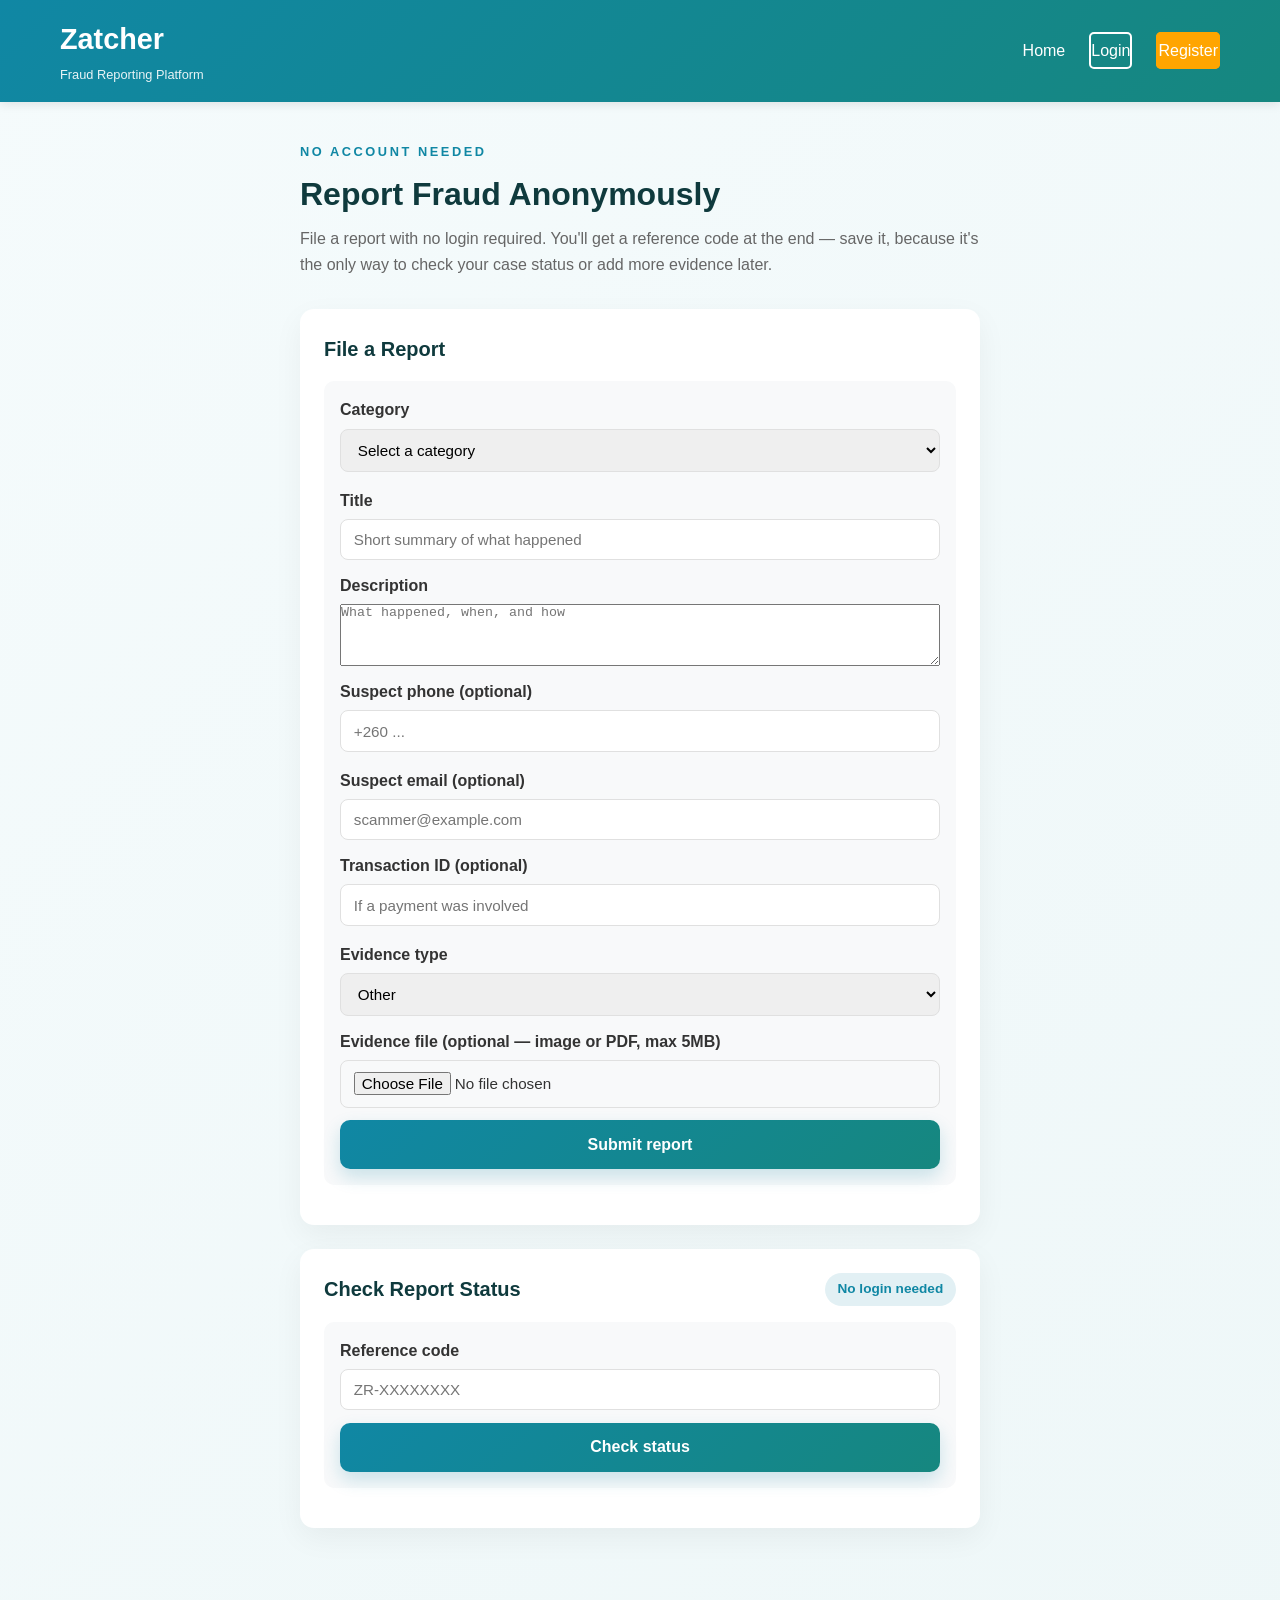
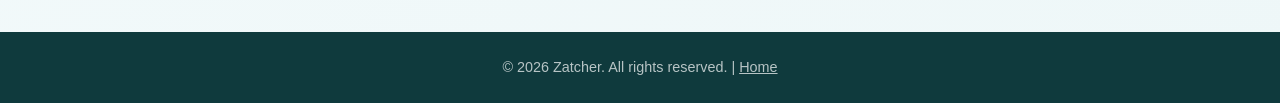
<file: anonymous-report.html>
<!DOCTYPE html>
<html lang="en">
<head>
    <meta charset="UTF-8">
    <meta name="viewport" content="width=device-width, initial-scale=1.0">
    <meta name="description" content="Report fraud to Zatcher with no account required. Get a reference code to track your case.">
    <title>Report Anonymously - Zatcher</title>
    <link rel="stylesheet" href="/assets/css/style.css">
    <style>
        .empty-state { text-align: center; padding: 1.5rem 1rem; color: var(--text-light); }
        .hidden { display: none !important; }
        .reference-box {
            background: var(--light-bg);
            border: 2px dashed var(--primary-color);
            border-radius: 10px;
            padding: 1.2rem;
            text-align: center;
            margin: 1rem 0;
        }
        .reference-code {
            font-size: 1.6rem;
            font-weight: 800;
            letter-spacing: 0.08em;
            color: var(--dark-bg);
            display: block;
            margin: 0.4rem 0;
        }
        .warning-note {
            font-size: 0.88rem;
            color: #b42318;
            margin-top: 0.5rem;
        }
        .status-result-grid {
            display: grid;
            grid-template-columns: repeat(auto-fit, minmax(160px, 1fr));
            gap: 0.6rem;
            margin: 0.8rem 0;
            font-size: 0.9rem;
        }
        .status-result-grid dt {
            font-weight: 700;
            font-size: 0.78rem;
            text-transform: uppercase;
            letter-spacing: 0.04em;
            color: var(--text-dark);
        }
        .status-result-grid dd { margin: 0.15rem 0 0 0; color: var(--text-dark); }
    </style>
</head>
<body class="auth-page">
    <nav class="navbar" role="navigation" aria-label="Main navigation">
        <div class="nav-container">
            <div class="logo">
                <a href="index.html" aria-label="Zatcher Home">
                    <h2>Zatcher</h2>
                    <p class="tagline">Fraud Reporting Platform</p>
                </a>
            </div>
            <button class="mobile-menu-toggle" aria-label="Toggle navigation menu" aria-expanded="false">
                <span class="hamburger"></span>
            </button>
            <ul class="nav-links">
                <li><a href="index.html">Home</a></li>
                <li><a href="login.html" class="nav-btn login-btn">Login</a></li>
                <li><a href="register.html" class="nav-btn register-btn">Register</a></li>
            </ul>
        </div>
    </nav>

    <main class="dashboard-shell">
        <div class="dashboard-header">
            <div>
                <p class="dashboard-eyebrow">No account needed</p>
                <h1>Report Fraud Anonymously</h1>
                <p class="dashboard-subtitle">
                    File a report with no login required. You'll get a reference code at the end —
                    save it, because it's the only way to check your case status or add more evidence later.
                </p>
            </div>
        </div>

        <section class="dashboard-section" id="reportSection">
            <div class="section-title-row">
                <h2>File a Report</h2>
            </div>
            <form class="entry-form" id="reportForm">
                <div class="form-row">
                    <label>Category
                        <select id="categoryId" required>
                            <option value="" disabled selected>Select a category</option>
                            <option value="1">Phishing</option>
                            <option value="2">Mobile Money Fraud</option>
                            <option value="3">Account Takeover</option>
                            <option value="4">Social Media Scam</option>
                            <option value="5">Fake Investment Scam</option>
                        </select>
                    </label>
                    <label>Title
                        <input type="text" id="title" placeholder="Short summary of what happened" required maxlength="150">
                    </label>
                </div>
                <div class="form-row">
                    <label style="flex: 1 1 100%;">Description
                        <textarea id="description" rows="4" placeholder="What happened, when, and how" required></textarea>
                    </label>
                </div>
                <div class="form-row">
                    <label>Suspect phone (optional)
                        <input type="text" id="suspectPhone" placeholder="+260 ...">
                    </label>
                    <label>Suspect email (optional)
                        <input type="email" id="suspectEmail" placeholder="scammer@example.com">
                    </label>
                </div>
                <div class="form-row">
                    <label>Transaction ID (optional)
                        <input type="text" id="transactionId" placeholder="If a payment was involved">
                    </label>
                    <label>Evidence type
                        <select id="evidenceType">
                            <option value="Screenshot">Screenshot</option>
                            <option value="Document">Document</option>
                            <option value="Email">Email</option>
                            <option value="Transaction Receipt">Transaction Receipt</option>
                            <option value="Other" selected>Other</option>
                        </select>
                    </label>
                </div>
                <div class="form-row">
                    <label style="flex: 1 1 100%;">Evidence file (optional — image or PDF, max 5MB)
                        <input type="file" id="evidenceFile" accept="image/jpeg,image/png,image/webp,application/pdf">
                    </label>
                </div>
                <button type="submit" class="submit-btn" id="submitBtn">Submit report</button>
                <p class="form-message" id="reportMessage"></p>
            </form>

            <div class="reference-box hidden" id="referenceBox">
                <span>Your reference code</span>
                <span class="reference-code" id="referenceCodeDisplay"></span>
                <p class="warning-note">Save this now — it's the only way to check your case status or add evidence later. There's no account to recover it from.</p>
            </div>
        </section>

        <section class="dashboard-section">
            <div class="section-title-row">
                <h2>Check Report Status</h2>
                <span class="status-pill">No login needed</span>
            </div>
            <form class="entry-form" id="statusForm">
                <div class="form-row">
                    <label>Reference code
                        <input type="text" id="statusReferenceCode" placeholder="ZR-XXXXXXXX" required>
                    </label>
                </div>
                <button type="submit" class="submit-btn">Check status</button>
                <p class="form-message" id="statusMessage"></p>
            </form>
            <dl class="status-result-grid hidden" id="statusResultGrid"></dl>

            <div class="hidden" id="addEvidenceSection" style="margin-top: 1rem;">
                <h3>Add more evidence to this report</h3>
                <form class="entry-form" id="addEvidenceForm">
                    <div class="form-row">
                        <label>Evidence type
                            <select id="addEvidenceType">
                                <option value="Screenshot">Screenshot</option>
                                <option value="Document">Document</option>
                                <option value="Email">Email</option>
                                <option value="Transaction Receipt">Transaction Receipt</option>
                                <option value="Other" selected>Other</option>
                            </select>
                        </label>
                        <label>File
                            <input type="file" id="addEvidenceFile" accept="image/jpeg,image/png,image/webp,application/pdf" required>
                        </label>
                    </div>
                    <button type="submit" class="submit-btn">Upload evidence</button>
                    <p class="form-message" id="addEvidenceMessage"></p>
                </form>
            </div>
        </section>
    </main>

    <footer class="placeholder-footer">
        <p>&copy; 2026 Zatcher. All rights reserved. | <a href="index.html" style="color: rgba(255,255,255,0.7);">Home</a></p>
    </footer>

    <script>
        document.addEventListener('DOMContentLoaded', function () {
            const menuToggle = document.querySelector('.mobile-menu-toggle');
            const navLinks = document.querySelector('.nav-links');
            if (menuToggle && navLinks) {
                menuToggle.addEventListener('click', function () {
                    const isExpanded = this.getAttribute('aria-expanded') === 'true';
                    this.setAttribute('aria-expanded', !isExpanded);
                    navLinks.classList.toggle('active');
                    this.classList.toggle('active');
                });
            }

            function escapeHtml(str) {
                const div = document.createElement('div');
                div.textContent = str == null ? '' : String(str);
                return div.innerHTML;
            }

            function statusBadgeClass(status) {
                if (status === 'pending') return 'status-warning';
                if (status === 'investigating') return 'status-info';
                return 'status-success';
            }

            // ---- file a report ----
            const reportForm = document.getElementById('reportForm');
            const reportMessage = document.getElementById('reportMessage');
            const submitBtn = document.getElementById('submitBtn');
            const referenceBox = document.getElementById('referenceBox');
            const referenceCodeDisplay = document.getElementById('referenceCodeDisplay');

            reportForm.addEventListener('submit', function (e) {
                e.preventDefault();

                const formData = new FormData();
                formData.append('category_id', document.getElementById('categoryId').value);
                formData.append('title', document.getElementById('title').value.trim());
                formData.append('description', document.getElementById('description').value.trim());
                formData.append('suspect_phone', document.getElementById('suspectPhone').value.trim());
                formData.append('suspect_email', document.getElementById('suspectEmail').value.trim());
                formData.append('transaction_id', document.getElementById('transactionId').value.trim());
                formData.append('evidence_type', document.getElementById('evidenceType').value);

                const fileInput = document.getElementById('evidenceFile');
                if (fileInput.files.length > 0) {
                    formData.append('evidence_file', fileInput.files[0]);
                }

                submitBtn.disabled = true;
                reportMessage.textContent = 'Submitting…';
                reportMessage.className = 'form-message';

                fetch('victim/report_anonymous.php', {
                    method: 'POST',
                    body: formData,
                })
                    .then(function (res) { return res.json().then(function (data) { return { ok: res.ok, data: data }; }); })
                    .then(function (result) {
                        submitBtn.disabled = false;
                        if (result.ok && result.data.success) {
                            reportMessage.textContent = 'Report submitted.';
                            reportMessage.className = 'form-message success';
                            referenceCodeDisplay.textContent = result.data.reference_code;
                            referenceBox.classList.remove('hidden');
                            reportForm.reset();
                        } else {
                            reportMessage.textContent = result.data.error || 'Could not submit your report.';
                            reportMessage.className = 'form-message error';
                        }
                    })
                    .catch(function () {
                        submitBtn.disabled = false;
                        reportMessage.textContent = 'Network error — please try again.';
                        reportMessage.className = 'form-message error';
                    });
            });

            // ---- check status ----
            const statusForm = document.getElementById('statusForm');
            const statusMessage = document.getElementById('statusMessage');
            const statusResultGrid = document.getElementById('statusResultGrid');
            const addEvidenceSection = document.getElementById('addEvidenceSection');
            let activeReferenceCode = null;

            statusForm.addEventListener('submit', function (e) {
                e.preventDefault();
                const code = document.getElementById('statusReferenceCode').value.trim();

                statusMessage.textContent = 'Checking…';
                statusMessage.className = 'form-message';
                statusResultGrid.classList.add('hidden');
                addEvidenceSection.classList.add('hidden');

                fetch('victim/check_status.php?reference_code=' + encodeURIComponent(code), { cache: 'no-store' })
                    .then(function (res) { return res.json().then(function (data) { return { ok: res.ok, data: data }; }); })
                    .then(function (result) {
                        if (result.ok && result.data.success) {
                            const inc = result.data.incident;
                            statusMessage.textContent = '';
                            statusResultGrid.innerHTML =
                                '<div><dt>Title</dt><dd>' + escapeHtml(inc.title) + '</dd></div>' +
                                '<div><dt>Category</dt><dd>' + escapeHtml(inc.category_name) + '</dd></div>' +
                                '<div><dt>Status</dt><dd><span class="status-badge ' + statusBadgeClass(inc.incident_status) + '">' + escapeHtml(inc.incident_status) + '</span></dd></div>' +
                                '<div><dt>Evidence on file</dt><dd>' + inc.evidence_count + '</dd></div>' +
                                '<div><dt>Filed</dt><dd>' + escapeHtml(inc.created_at) + '</dd></div>' +
                                '<div><dt>Last updated</dt><dd>' + escapeHtml(inc.updated_at) + '</dd></div>';
                            statusResultGrid.classList.remove('hidden');
                            addEvidenceSection.classList.remove('hidden');
                            activeReferenceCode = code;
                        } else {
                            statusMessage.textContent = result.data.error || 'Could not find that reference code.';
                            statusMessage.className = 'form-message error';
                        }
                    })
                    .catch(function () {
                        statusMessage.textContent = 'Network error — please try again.';
                        statusMessage.className = 'form-message error';
                    });
            });

            // ---- add evidence to an existing anonymous report ----
            const addEvidenceForm = document.getElementById('addEvidenceForm');
            const addEvidenceMessage = document.getElementById('addEvidenceMessage');

            addEvidenceForm.addEventListener('submit', function (e) {
                e.preventDefault();
                if (!activeReferenceCode) return;

                const fileInput = document.getElementById('addEvidenceFile');
                if (fileInput.files.length === 0) {
                    addEvidenceMessage.textContent = 'Choose a file first.';
                    addEvidenceMessage.className = 'form-message error';
                    return;
                }

                const formData = new FormData();
                formData.append('reference_code', activeReferenceCode);
                formData.append('evidence_type', document.getElementById('addEvidenceType').value);
                formData.append('evidence_file', fileInput.files[0]);

                addEvidenceMessage.textContent = 'Uploading…';
                addEvidenceMessage.className = 'form-message';

                fetch('victim/upload_evidence_anonymous.php', {
                    method: 'POST',
                    body: formData,
                })
                    .then(function (res) { return res.json().then(function (data) { return { ok: res.ok, data: data }; }); })
                    .then(function (result) {
                        if (result.ok && result.data.success) {
                            addEvidenceMessage.textContent = 'Evidence uploaded.';
                            addEvidenceMessage.className = 'form-message success';
                            addEvidenceForm.reset();
                        } else {
                            addEvidenceMessage.textContent = result.data.error || 'Upload failed.';
                            addEvidenceMessage.className = 'form-message error';
                        }
                    })
                    .catch(function () {
                        addEvidenceMessage.textContent = 'Network error — please try again.';
                        addEvidenceMessage.className = 'form-message error';
                    });
            });
        });
    </script>
</body>
</html>
</file>
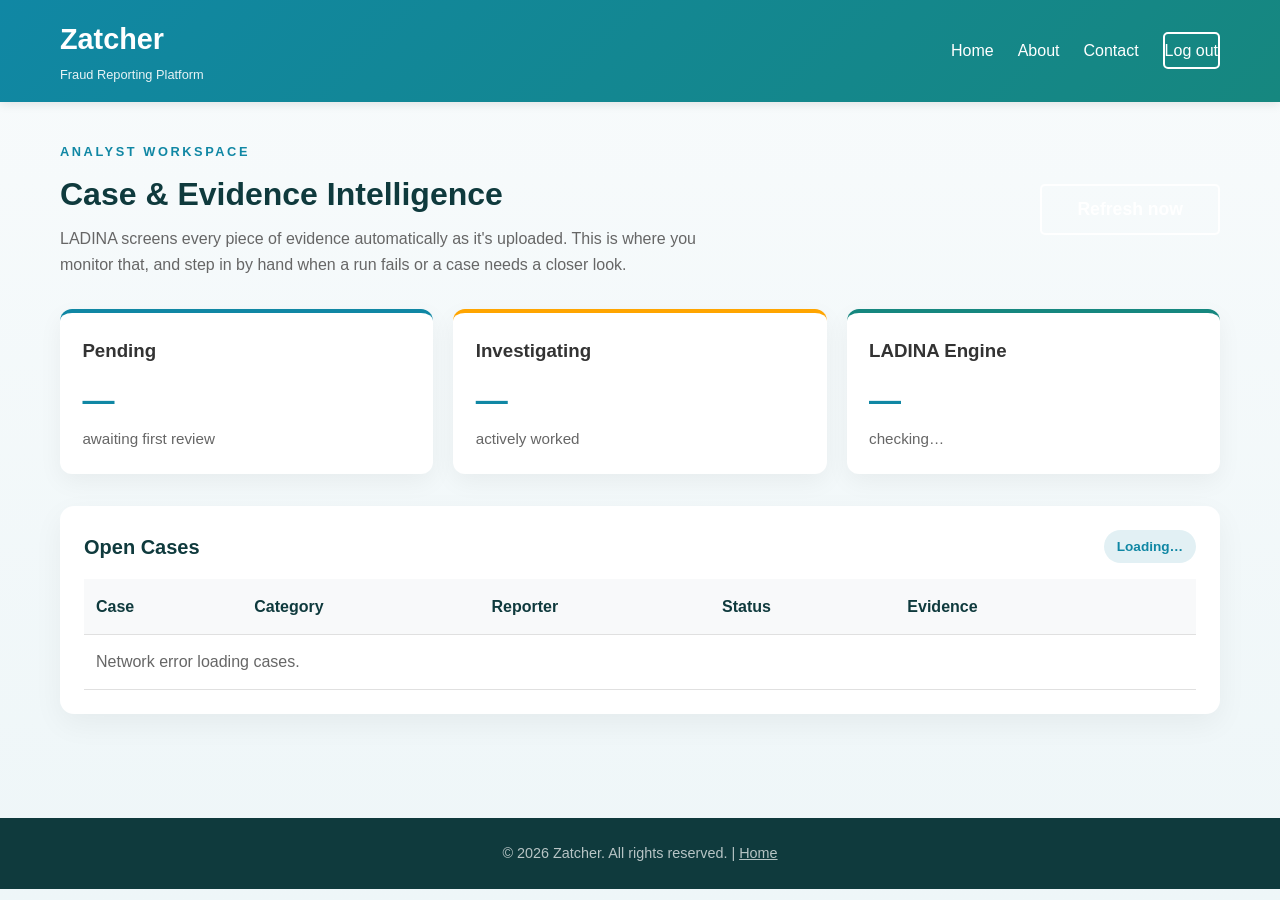
<file: dashboard.html>
<!DOCTYPE html>
<html lang="en">
<head>
    <meta charset="UTF-8">
    <meta name="viewport" content="width=device-width, initial-scale=1.0">
    <meta name="description" content="Zatcher Analyst Workspace - Review open cases and LADINA's evidence analysis.">
    <title>Analyst Dashboard - Zatcher</title>
    <link rel="stylesheet" href="/assets/css/style.css">
    <style>
        /* Scoped to this page only — everything else reuses the shared
           dashboard-* system already defined in style.css. */
        .evidence-card {
            border: 1px solid var(--border-color);
            border-radius: 10px;
            padding: 1rem;
            margin-bottom: 0.9rem;
            background: var(--light-bg);
        }
        .evidence-card-header {
            display: flex;
            justify-content: space-between;
            align-items: flex-start;
            gap: 0.75rem;
            flex-wrap: wrap;
            margin-bottom: 0.6rem;
        }
        .evidence-card-header h4 {
            margin: 0 0 0.2rem 0;
            color: var(--dark-bg);
        }
        .evidence-meta {
            color: var(--text-light);
            font-size: 0.85rem;
        }
        .analysis-grid {
            display: grid;
            grid-template-columns: repeat(auto-fit, minmax(160px, 1fr));
            gap: 0.6rem;
            margin-top: 0.7rem;
            font-size: 0.9rem;
        }
        .analysis-grid dt {
            font-weight: 700;
            color: var(--text-dark);
            font-size: 0.78rem;
            text-transform: uppercase;
            letter-spacing: 0.04em;
        }
        .analysis-grid dd {
            margin: 0.15rem 0 0 0;
            color: var(--text-dark);
        }
        .analyst-note {
            margin-top: 0.7rem;
            padding: 0.7rem;
            background: var(--white);
            border-left: 3px solid var(--primary-color);
            font-size: 0.9rem;
            font-style: italic;
        }
        .evidence-error {
            margin-top: 0.6rem;
            padding: 0.6rem 0.8rem;
            background: rgba(220, 53, 69, 0.1);
            color: #b42318;
            border-radius: 8px;
            font-size: 0.88rem;
        }
        .run-btn {
            background: var(--primary-color);
            color: var(--white);
            border: none;
            padding: 0.5rem 0.9rem;
            border-radius: 8px;
            cursor: pointer;
            font-size: 0.85rem;
            font-weight: 600;
            white-space: nowrap;
        }
        .run-btn:hover { background: var(--secondary-color); }
        .run-btn:disabled { opacity: 0.6; cursor: wait; }
        .view-btn {
            background: none;
            border: 1px solid var(--primary-color);
            color: var(--primary-color);
            padding: 0.4rem 0.8rem;
            border-radius: 8px;
            cursor: pointer;
            font-size: 0.85rem;
            font-weight: 600;
        }
        .view-btn:hover { background: var(--primary-color); color: var(--white); }
        .empty-state {
            text-align: center;
            padding: 2rem 1rem;
            color: var(--text-light);
        }
        .hidden { display: none !important; }
    </style>
</head>
<body class="dashboard-page">
    <!-- Navigation -->
    <nav class="navbar" role="navigation" aria-label="Main navigation">
        <div class="nav-container">
            <div class="logo">
                <a href="index.html" aria-label="Zatcher Home">
                    <h2>Zatcher</h2>
                    <p class="tagline">Fraud Reporting Platform</p>
                </a>
            </div>
            <button class="mobile-menu-toggle" aria-label="Toggle navigation menu" aria-expanded="false">
                <span class="hamburger"></span>
            </button>
            <ul class="nav-links">
                <li><a href="index.html">Home</a></li>
                <li><a href="index.html#about">About</a></li>
                <li><a href="index.html#contact">Contact</a></li>
                <li><a href="#" class="nav-btn login-btn" id="logoutBtn">Log out</a></li>
            </ul>
        </div>
    </nav>

    <main class="dashboard-shell">
        <div class="dashboard-header">
            <div>
                <p class="dashboard-eyebrow">Analyst Workspace</p>
                <h1>Case &amp; Evidence Intelligence</h1>
                <p class="dashboard-subtitle">
                    LADINA screens every piece of evidence automatically as it's uploaded.
                    This is where you monitor that, and step in by hand when a run fails
                    or a case needs a closer look.
                </p>
            </div>
            <div class="dashboard-actions">
                <button id="refreshBtn" class="secondary-button">Refresh now</button>
            </div>
        </div>

        <div class="stats-grid" id="statsGrid">
            <div class="stat-card stat-card-primary">
                <h3>Pending</h3>
                <div class="stat-number" id="statPending">—</div>
                <span>awaiting first review</span>
            </div>
            <div class="stat-card stat-card-accent">
                <h3>Investigating</h3>
                <div class="stat-number" id="statInvestigating">—</div>
                <span>actively worked</span>
            </div>
            <div class="stat-card stat-card-success">
                <h3>LADINA Engine</h3>
                <div class="stat-number" id="statLadina">—</div>
                <span id="statLadinaSub">checking…</span>
            </div>
        </div>

        <section class="dashboard-section">
            <div class="section-title-row">
                <h2>Open Cases</h2>
                <span class="status-pill" id="caseCountPill">Loading…</span>
            </div>
            <table class="data-table">
                <thead>
                    <tr>
                        <th>Case</th>
                        <th>Category</th>
                        <th>Reporter</th>
                        <th>Status</th>
                        <th>Evidence</th>
                        <th></th>
                    </tr>
                </thead>
                <tbody id="casesTableBody">
                    <tr><td colspan="6" class="empty-state">Loading open cases…</td></tr>
                </tbody>
            </table>
        </section>

        <section class="dashboard-section hidden" id="caseDetailSection">
            <div class="section-title-row">
                <h2 id="caseDetailTitle">Case detail</h2>
                <button class="view-btn" id="closeDetailBtn">Close</button>
            </div>

            <form class="entry-form" id="statusForm">
                <div class="form-row">
                    <label>New status
                        <select id="newStatusSelect">
                            <option value="pending">Pending</option>
                            <option value="investigating">Investigating</option>
                            <option value="resolved">Resolved</option>
                            <option value="closed">Closed</option>
                        </select>
                    </label>
                    <label>Notes for the audit log
                        <input type="text" id="statusNotes" placeholder="Optional">
                    </label>
                </div>
                <button type="submit" class="submit-btn">Update status</button>
                <p class="form-message" id="statusMessage"></p>
            </form>

            <h3>Evidence</h3>
            <div id="evidenceList"></div>
        </section>
    </main>

    <footer class="placeholder-footer">
        <p>&copy; 2026 Zatcher. All rights reserved. | <a href="index.html" style="color: rgba(255,255,255,0.7);">Home</a></p>
    </footer>

    <script>
        document.addEventListener('DOMContentLoaded', function () {
            // ---- mobile menu (same behavior as every other page) ----
            const menuToggle = document.querySelector('.mobile-menu-toggle');
            const navLinks = document.querySelector('.nav-links');
            if (menuToggle && navLinks) {
                menuToggle.addEventListener('click', function () {
                    const isExpanded = this.getAttribute('aria-expanded') === 'true';
                    this.setAttribute('aria-expanded', !isExpanded);
                    navLinks.classList.toggle('active');
                    this.classList.toggle('active');
                });
            }

            document.getElementById('logoutBtn').addEventListener('click', function (e) {
                e.preventDefault();
                fetch('auth/logout.php', { method: 'POST', credentials: 'same-origin' })
                    .finally(function () { window.location.href = 'login.html'; });
            });

            // ---- state ----
            let currentIncidents = [];
            let openIncidentId = null;
            const POLL_MS = 30000;

            const statPending = document.getElementById('statPending');
            const statInvestigating = document.getElementById('statInvestigating');
            const statLadina = document.getElementById('statLadina');
            const statLadinaSub = document.getElementById('statLadinaSub');
            const caseCountPill = document.getElementById('caseCountPill');
            const casesTableBody = document.getElementById('casesTableBody');
            const caseDetailSection = document.getElementById('caseDetailSection');
            const caseDetailTitle = document.getElementById('caseDetailTitle');
            const evidenceList = document.getElementById('evidenceList');
            const statusForm = document.getElementById('statusForm');
            const statusMessage = document.getElementById('statusMessage');

            function escapeHtml(str) {
                const div = document.createElement('div');
                div.textContent = str == null ? '' : String(str);
                return div.innerHTML;
            }

            function statusBadgeClass(status) {
                if (status === 'pending') return 'status-warning';
                if (status === 'investigating') return 'status-info';
                return 'status-success'; // resolved / closed
            }

            function urgencyBadgeClass(level) {
                if (level === 'high') return 'priority-high';
                if (level === 'medium') return 'priority-medium';
                return 'status-info';
            }

            // ---- data loading ----
            function loadDashboard() {
                fetch('analyst/dashboard.php', { credentials: 'same-origin', cache: 'no-store' })
                    .then(function (res) {
                        if (res.status === 401 || res.status === 403) {
                            window.location.href = 'login.html';
                            return null;
                        }
                        return res.json();
                    })
                    .then(function (data) {
                        if (!data) return;
                        if (!data.success) {
                            casesTableBody.innerHTML = '<tr><td colspan="6" class="empty-state">' +
                                escapeHtml(data.error || 'Could not load cases.') + '</td></tr>';
                            return;
                        }

                        currentIncidents = data.incidents || [];
                        renderStats(data.stats, data.ladina_configured);
                        renderCasesTable(currentIncidents);

                        if (openIncidentId) {
                            const stillOpen = currentIncidents.find(function (i) { return i.id == openIncidentId; });
                            if (stillOpen) {
                                renderCaseDetail(stillOpen);
                            } else {
                                caseDetailSection.classList.add('hidden');
                                openIncidentId = null;
                            }
                        }
                    })
                    .catch(function () {
                        casesTableBody.innerHTML = '<tr><td colspan="6" class="empty-state">Network error loading cases.</td></tr>';
                    });
            }

            function renderStats(stats, ladinaConfigured) {
                stats = stats || {};
                statPending.textContent = stats.pending != null ? stats.pending : '—';
                statInvestigating.textContent = stats.investigating != null ? stats.investigating : '—';
                if (ladinaConfigured) {
                    statLadina.textContent = 'On';
                    statLadinaSub.textContent = 'GEMINI_API_KEY configured';
                } else {
                    statLadina.textContent = 'Off';
                    statLadinaSub.textContent = 'GEMINI_API_KEY missing on server';
                }
            }

            function renderCasesTable(incidents) {
                caseCountPill.textContent = incidents.length + (incidents.length === 1 ? ' case' : ' cases');

                if (incidents.length === 0) {
                    casesTableBody.innerHTML = '<tr><td colspan="6" class="empty-state">No open cases right now.</td></tr>';
                    return;
                }

                casesTableBody.innerHTML = incidents.map(function (inc) {
                    const needsAnalysis = (inc.evidence || []).some(function (e) { return !e.has_analysis; });
                    return '<tr>' +
                        '<td>' + escapeHtml(inc.title) + '</td>' +
                        '<td>' + escapeHtml(inc.category_name) + '</td>' +
                        '<td>' + escapeHtml(inc.reported_by) + '</td>' +
                        '<td><span class="status-badge ' + statusBadgeClass(inc.incident_status) + '">' + escapeHtml(inc.incident_status) + '</span></td>' +
                        '<td>' + (inc.evidence ? inc.evidence.length : 0) + (needsAnalysis ? ' <span class="status-badge status-warning">needs analysis</span>' : '') + '</td>' +
                        '<td><button class="view-btn" data-incident-id="' + inc.id + '">View</button></td>' +
                        '</tr>';
                }).join('');

                casesTableBody.querySelectorAll('[data-incident-id]').forEach(function (btn) {
                    btn.addEventListener('click', function () {
                        const id = this.getAttribute('data-incident-id');
                        const inc = currentIncidents.find(function (i) { return i.id == id; });
                        if (inc) {
                            openIncidentId = inc.id;
                            renderCaseDetail(inc);
                        }
                    });
                });
            }

            function renderCaseDetail(inc) {
                caseDetailSection.classList.remove('hidden');
                caseDetailTitle.textContent = inc.title;
                document.getElementById('newStatusSelect').value = inc.incident_status;
                statusMessage.textContent = '';
                statusMessage.className = 'form-message';

                statusForm.onsubmit = function (e) {
                    e.preventDefault();
                    const notes = document.getElementById('statusNotes').value.trim();
                    const newStatus = document.getElementById('newStatusSelect').value;

                    statusMessage.textContent = 'Saving…';
                    statusMessage.className = 'form-message';

                    fetch('analyst/dashboard.php', {
                        method: 'POST',
                        headers: { 'Content-Type': 'application/x-www-form-urlencoded' },
                        credentials: 'same-origin',
                        body: new URLSearchParams({
                            action: 'update_status',
                            incident_id: inc.id,
                            new_status: newStatus,
                            notes: notes,
                        }),
                    })
                        .then(function (res) { return res.json(); })
                        .then(function (data) {
                            if (data.success) {
                                statusMessage.textContent = 'Status updated.';
                                statusMessage.className = 'form-message success';
                                document.getElementById('statusNotes').value = '';
                                loadDashboard();
                            } else {
                                statusMessage.textContent = data.error || 'Could not update status.';
                                statusMessage.className = 'form-message error';
                            }
                        })
                        .catch(function () {
                            statusMessage.textContent = 'Network error — please try again.';
                            statusMessage.className = 'form-message error';
                        });
                };

                renderEvidenceList(inc.evidence || []);
            }

            function renderEvidenceList(items) {
                if (items.length === 0) {
                    evidenceList.innerHTML = '<p class="empty-state">No evidence uploaded for this case yet.</p>';
                    return;
                }

                evidenceList.innerHTML = items.map(function (item) {
                    return evidenceCardHtml(item);
                }).join('');

                evidenceList.querySelectorAll('[data-run-evidence-id]').forEach(function (btn) {
                    btn.addEventListener('click', function () {
                        runAnalysis(this.getAttribute('data-run-evidence-id'), this);
                    });
                });
            }

            function evidenceCardHtml(item) {
                const badge = item.has_analysis
                    ? '<span class="status-badge status-success">Analysed</span>'
                    : '<span class="status-badge status-warning">Needs analysis</span>';

                let body = '';
                if (item.analysis) {
                    const a = item.analysis;
                    body = '<dl class="analysis-grid">' +
                        '<div><dt>Platform</dt><dd>' + escapeHtml(a.platform || '—') + '</dd></div>' +
                        '<div><dt>Technique</dt><dd>' + escapeHtml(a.scam_technique || '—') + '</dd></div>' +
                        '<div><dt>Urgency</dt><dd><span class="status-badge ' + urgencyBadgeClass(a.urgency_level) + '">' + escapeHtml(a.urgency_level || '—') + '</span></dd></div>' +
                        '<div><dt>Confidence</dt><dd>' + (a.confidence_score != null ? Math.round(a.confidence_score * 100) + '%' : '—') + '</dd></div>' +
                        '<div><dt>Scammer phone</dt><dd>' + escapeHtml(a.scammer_phone || '—') + '</dd></div>' +
                        '<div><dt>Scammer alias</dt><dd>' + escapeHtml(a.scammer_alias || '—') + '</dd></div>' +
                        '</dl>' +
                        (a.analyst_note ? '<p class="analyst-note">"' + escapeHtml(a.analyst_note) + '"</p>' : '');
                }

                return '<div class="evidence-card" data-evidence-card-id="' + item.id + '">' +
                    '<div class="evidence-card-header">' +
                    '<div>' +
                    '<h4>' + escapeHtml(item.evidence_type) + '</h4>' +
                    '<div class="evidence-meta">' + escapeHtml(item.file_path) + ' · updated ' + escapeHtml(item.updated_at) + '</div>' +
                    '</div>' +
                    badge +
                    '</div>' +
                    body +
                    '<div class="evidence-card-actions" style="margin-top:0.8rem;">' +
                    '<button class="run-btn" data-run-evidence-id="' + item.id + '">' +
                    (item.has_analysis ? 'Re-run LADINA' : 'Run LADINA now') +
                    '</button>' +
                    '</div>' +
                    '<div class="run-result"></div>' +
                    '</div>';
            }

            function runAnalysis(evidenceId, btn) {
                const card = document.querySelector('[data-evidence-card-id="' + evidenceId + '"]');
                const resultBox = card ? card.querySelector('.run-result') : null;

                btn.disabled = true;
                btn.textContent = 'Running…';
                if (resultBox) resultBox.innerHTML = '';

                fetch('analyst/dashboard.php', {
                    method: 'POST',
                    headers: { 'Content-Type': 'application/x-www-form-urlencoded' },
                    credentials: 'same-origin',
                    body: new URLSearchParams({ action: 'analyze_evidence', evidence_id: evidenceId }),
                })
                    .then(function (res) { return res.json().then(function (data) { return { ok: res.ok, data: data }; }); })
                    .then(function (result) {
                        if (result.ok && result.data.success) {
                            loadDashboard();
                        } else if (resultBox) {
                            resultBox.innerHTML = '<p class="evidence-error">' +
                                escapeHtml(result.data.error || 'Analysis failed.') + '</p>';
                            btn.disabled = false;
                            btn.textContent = 'Retry';
                        }
                    })
                    .catch(function () {
                        if (resultBox) {
                            resultBox.innerHTML = '<p class="evidence-error">Network error — please try again.</p>';
                        }
                        btn.disabled = false;
                        btn.textContent = 'Retry';
                    });
            }

            document.getElementById('refreshBtn').addEventListener('click', loadDashboard);
            document.getElementById('closeDetailBtn').addEventListener('click', function () {
                caseDetailSection.classList.add('hidden');
                openIncidentId = null;
            });

            loadDashboard();
            setInterval(loadDashboard, POLL_MS);
        });
    </script>
</body>
</html>
</file>
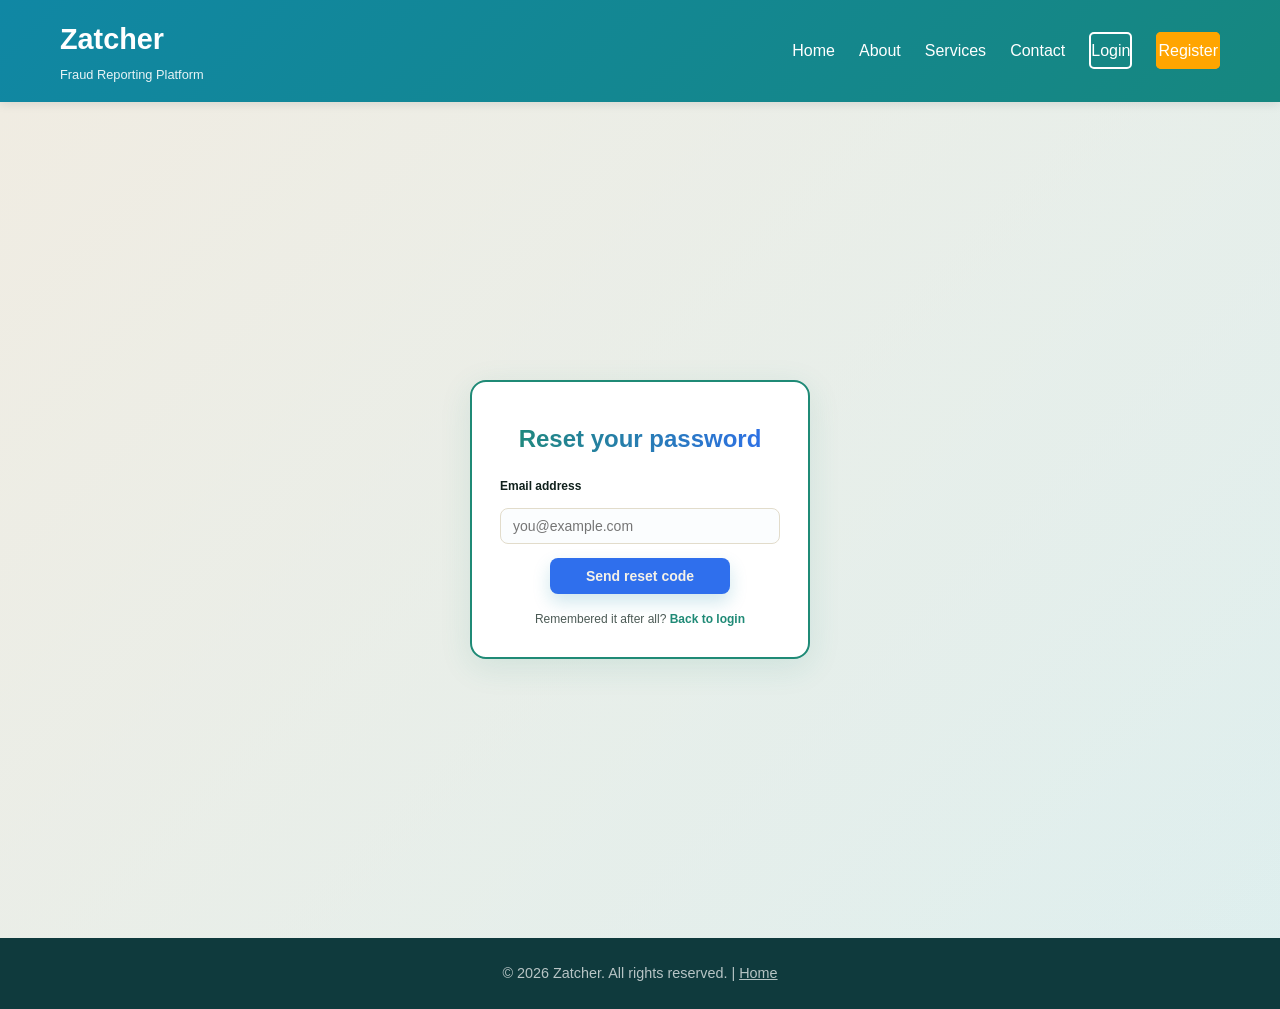
<file: forgot-password.html>
<!DOCTYPE html>
<html lang="en">
<head>
    <meta charset="UTF-8">
    <meta name="viewport" content="width=device-width, initial-scale=1.0">
    <meta name="description" content="Reset your Zatcher password.">
    <title>Reset password - Zatcher</title>
    <link rel="stylesheet" href="assets/css/style.css">
    <style>
        .login-shell{
            min-height:calc(100vh - 64px);
            display:flex; align-items:center; justify-content:center;
            padding:48px 24px;
            position:relative; overflow:hidden;
            background:linear-gradient(135deg, #F0ECE2 0%, rgba(31,138,118,0.08) 100%);
        }
        .login-box{
            width:100%; max-width:340px;
            background:#fff; border:2px solid #1F8A76; border-radius:16px;
            padding:32px 28px 28px; position:relative; z-index:2;
            text-align:center;
            box-shadow:0 8px 32px rgba(31,138,118,0.12);
        }
        .login-box .form-row{ text-align:left; margin-bottom:14px; }
        .login-box .form-group label{ display:block; font-size:12px; font-weight:600; margin-bottom:5px; color:#10201C; }
        .login-box .form-group input{
            width:100%; padding:9px 12px; border-radius:8px;
            border:1px solid #E2DCCB; font-size:14px; outline:none;
            transition:border-color .15s, box-shadow .15s;
        }
        .login-box .form-group input:focus{
            border-color:#2F6FED; box-shadow:0 0 0 3px rgba(47,111,237,0.15);
        }
        .login-box .submit-btn{
            display:inline-block; width:auto; min-width:180px;
            padding:10px 24px; border:none; border-radius:8px;
            background:#2F6FED; color:#F5F1E8; font-weight:600; font-size:14px;
            cursor:pointer; transition:background .15s, transform .1s;
        }
        .login-box .submit-btn:hover{ background:#1E54C6; }
        .login-title{
            font-family:'Space Grotesk', sans-serif; font-size:24px; font-weight:700;
            margin:6px 0 18px; color:#10201C;
            background:linear-gradient(90deg, #1F8A76, #2F6FED);
            -webkit-background-clip:text; background-clip:text; -webkit-text-fill-color:transparent;
        }
        .login-box .field-hint{ font-size:12px; color:#4B5A55; margin:0 0 16px; text-align:left; }
        .login-box .form-message{ font-size:12px; margin:10px 0 0; min-height:1em; }
        .login-box .form-message.error{ color:#B3432F; }
        .login-box .form-message.success{ color:#1F8A76; }
        .step{ display:none; }
        .step.active{ display:block; }
        .form-footer{ text-align:center; font-size:12px; color:#4B5A55; margin-top:16px; }
        .form-footer a{ color:#1F8A76; font-weight:600; text-decoration:none; }
        .form-footer a:hover{ text-decoration:underline; }
        @media (max-width: 480px){
            .login-box{ max-width:300px; padding:26px 20px 22px; }
        }
    </style>
</head>
<body class="auth-page">
    <nav class="navbar" role="navigation" aria-label="Main navigation">
        <div class="nav-container">
            <div class="logo">
                <a href="index.html" aria-label="Zatcher Home">
                    <h2>Zatcher</h2>
                    <p class="tagline">Fraud Reporting Platform</p>
                </a>
            </div>
            <button class="mobile-menu-toggle" aria-label="Toggle navigation menu" aria-expanded="false">
                <span class="hamburger"></span>
            </button>
            <ul class="nav-links">
                <li><a href="index.html">Home</a></li>
                <li><a href="index.html#about">About</a></li>
                <li><a href="index.html#services">Services</a></li>
                <li><a href="index.html#contact">Contact</a></li>
                <li><a href="login.html" class="nav-btn login-btn">Login</a></li>
                <li><a href="register.html" class="nav-btn register-btn">Register</a></li>
            </ul>
        </div>
    </nav>

    <main class="login-shell">
        <div class="login-box">
            <h1 class="login-title">Reset your password</h1>

            <form class="auth-form step active" id="step1" novalidate>
                <div class="form-row">
                    <div class="form-group" style="text-align:left;">
                        <label for="email">Email address</label>
                        <input type="email" id="email" name="email" placeholder="you@example.com" required autocomplete="email">
                    </div>
                </div>
                <button type="submit" class="submit-btn">Send reset code</button>
                <p class="form-message" id="msg1" role="status" aria-live="polite"></p>
            </form>

            <form class="auth-form step" id="step2" novalidate>
                <p class="field-hint">Code sent to <strong id="emailEcho"></strong>. Enter it below with your new password.</p>
                <div class="form-row">
                    <div class="form-group" style="text-align:left;">
                        <label for="code">Reset code</label>
                        <input type="text" id="code" name="code" placeholder="6-digit code" required inputmode="numeric">
                    </div>
                </div>
                <div class="form-row">
                    <div class="form-group" style="text-align:left;">
                        <label for="newPassword">New password</label>
                        <input type="password" id="newPassword" name="newPassword" minlength="8" placeholder="At least 8 characters" required autocomplete="new-password">
                    </div>
                </div>
                <div class="form-row">
                    <div class="form-group" style="text-align:left;">
                        <label for="confirmNewPassword">Confirm new password</label>
                        <input type="password" id="confirmNewPassword" name="confirmNewPassword" minlength="8" placeholder="Re-enter new password" required autocomplete="new-password">
                    </div>
                </div>
                <button type="submit" class="submit-btn">Set new password</button>
                <p class="form-message" id="msg2" role="status" aria-live="polite"></p>
            </form>

            <p class="form-footer">Remembered it after all? <a href="login.html">Back to login</a></p>
        </div>
    </main>

    <footer class="placeholder-footer">
        <p>&copy; 2026 Zatcher. All rights reserved. | <a href="index.html" style="color: rgba(255,255,255,0.7);">Home</a></p>
    </footer>

    <script>
        document.addEventListener('DOMContentLoaded', function() {
            const menuToggle = document.querySelector('.mobile-menu-toggle');
            const navLinks = document.querySelector('.nav-links');
            if (menuToggle && navLinks) {
                menuToggle.addEventListener('click', function() {
                    const isExpanded = this.getAttribute('aria-expanded') === 'true';
                    this.setAttribute('aria-expanded', !isExpanded);
                    navLinks.classList.toggle('active');
                    this.classList.toggle('active');
                });
                document.addEventListener('click', function(e) {
                    if (!navLinks.contains(e.target) && !menuToggle.contains(e.target)) {
                        navLinks.classList.remove('active');
                        menuToggle.classList.remove('active');
                        menuToggle.setAttribute('aria-expanded', 'false');
                    }
                });
            }

            const step1 = document.getElementById('step1');
            const step2 = document.getElementById('step2');
            const msg1 = document.getElementById('msg1');
            const msg2 = document.getElementById('msg2');

            step1.addEventListener('submit', function(e){
                e.preventDefault();
                const email = document.getElementById('email').value.trim();
                if(!email){
                    msg1.textContent = 'Enter the email on your account.';
                    msg1.className = 'form-message error';
                    return;
                }
                document.getElementById('emailEcho').textContent = email;
                step1.classList.remove('active');
                step2.classList.add('active');
            });

            step2.addEventListener('submit', function(e){
                e.preventDefault();
                const pass = document.getElementById('newPassword').value;
                const confirm = document.getElementById('confirmNewPassword').value;
                if(pass.length < 8){
                    msg2.textContent = 'Password must be at least 8 characters.';
                    msg2.className = 'form-message error';
                    return;
                }
                if(pass !== confirm){
                    msg2.textContent = 'Passwords do not match.';
                    msg2.className = 'form-message error';
                    return;
                }
                msg2.textContent = 'Password updated. Redirecting to login…';
                msg2.className = 'form-message success';
                setTimeout(function(){ window.location.href = 'login.html'; }, 1200);
            });
        });
    </script>
</body>
</html>
</file>
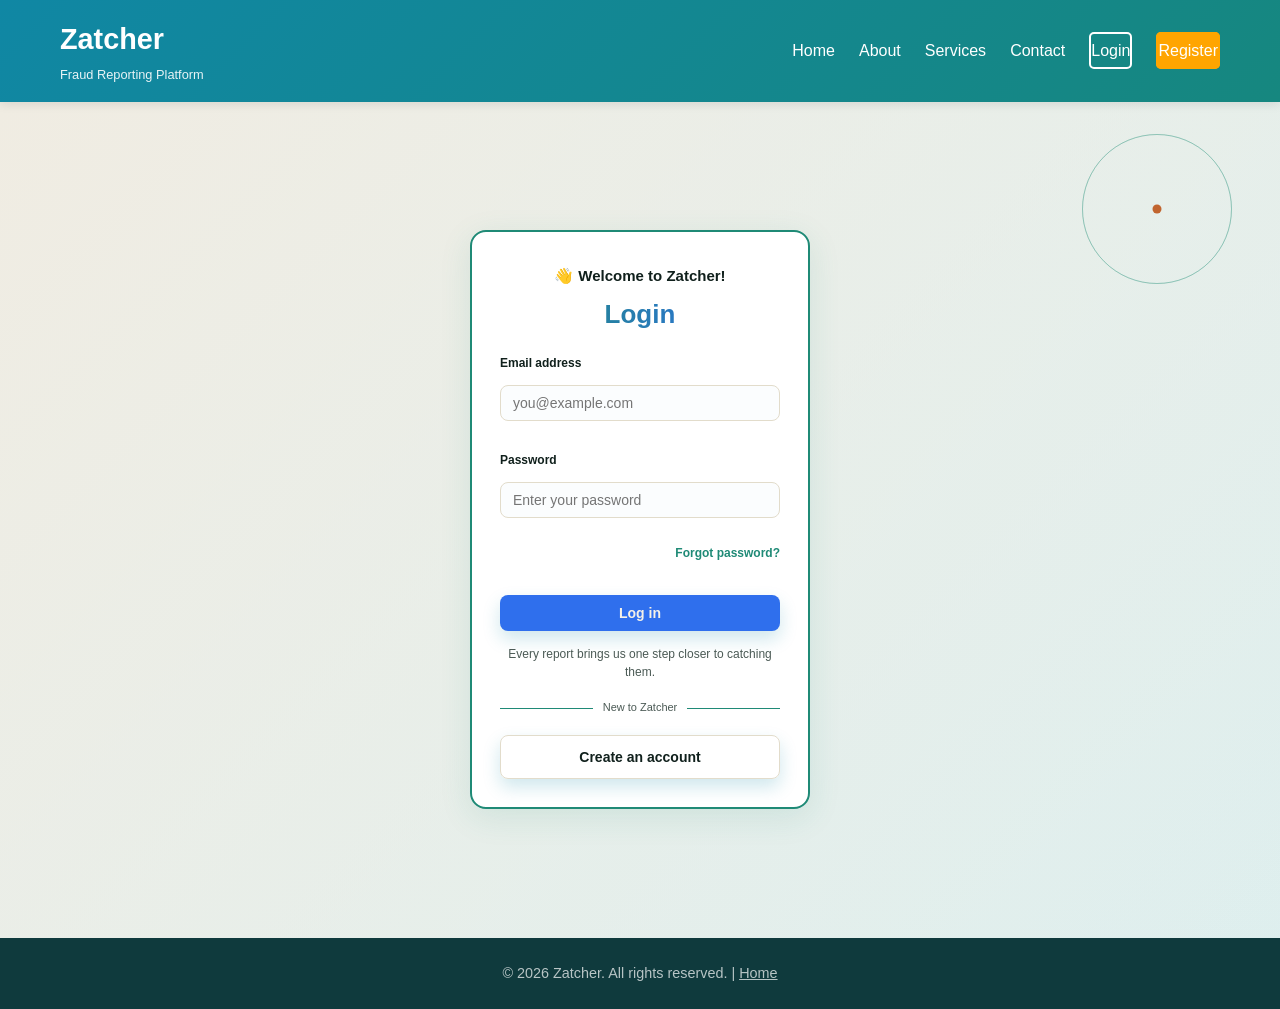
<file: login.html>
<!DOCTYPE html>
<html lang="en">
<head>
    <meta charset="UTF-8">
    <meta name="viewport" content="width=device-width, initial-scale=1.0">
    <meta name="description" content="Log in to Zatcher to report fraud, track your case, and get help fast.">
    <title>Log in Page- Zatcher</title>
    <link rel="stylesheet" href="assets/css/style.css">
    <style>
        
        .login-shell{
            min-height:calc(100vh - 64px);
            display:flex; align-items:center; justify-content:center;
            padding:48px 24px;
            position:relative; overflow:hidden;
            background:linear-gradient(135deg, #F0ECE2 0%, rgba(31,138,118,0.08) 100%);
        }
        .radar-mini{ position:absolute; top:32px; right:48px; width:150px; height:150px; z-index:1; }
        .radar-mini-ring{
            position:absolute; inset:0; border-radius:50%;
            border:1px solid rgba(31,138,118,0.25);
            animation:radar-expand 3.6s ease-out infinite;
        }
        .radar-mini-ring.r2{ animation-delay:1.2s; }
        .radar-mini-core{
            position:absolute; left:50%; top:50%; width:9px; height:9px;
            background:#C1652F; border-radius:50%; transform:translate(-50%,-50%);
        }
        @keyframes radar-expand{
            0%{ transform:scale(0.15); opacity:0.9; }
            100%{ transform:scale(1); opacity:0; }
        }

        .login-box{
            width:100%; max-width:340px;
            background:#fff; border:2px solid #1F8A76; border-radius:16px;
            padding:32px 28px 28px; position:relative; z-index:2;
            text-align:center;
            box-shadow:0 8px 32px rgba(31,138,118,0.12);
        }
       
        .login-box .form-row, .login-box .row-between{ text-align:left; margin-bottom:14px; }
        .login-box .form-group label{ display:block; font-size:12px; font-weight:600; margin-bottom:5px; color:#10201C; }
        .login-box .form-group input{
            width:100%; padding:9px 12px; border-radius:8px;
            border:1px solid #E2DCCB; font-size:14px; outline:none;
            transition:border-color .15s, box-shadow .15s;
        }
        .login-box .form-group input:focus{
            border-color:#2F6FED; box-shadow:0 0 0 3px rgba(47,111,237,0.15);
        }
        .login-box .row-between{ display:flex; justify-content:flex-end; margin:-4px 0 16px; }
        .login-box .link-quiet{ font-size:12px; color:#1F8A76; text-decoration:none; font-weight:600; }
        .login-box .link-quiet:hover{ text-decoration:underline; color:#2F6FED; }

        .login-box .submit-btn{
            display:inline-block; width:auto; min-width:160px;
            padding:10px 24px; border:none; border-radius:8px;
            background:#2F6FED; color:#F5F1E8; font-weight:600; font-size:14px;
            cursor:pointer; transition:background .15s, transform .1s;
        }
        .login-box .submit-btn:hover{ background:#1E54C6; }
        .login-box .submit-btn:active{ transform:scale(0.98); }
        .login-box .submit-btn.secondary{
            background:transparent; color:#10201C; border:1px solid #E2DCCB;
            display:block; width:auto; min-width:160px; margin:0 auto;
        }
        .login-box .submit-btn.secondary:hover{ background:#F0ECE2; }

        .login-box .divider{
            display:flex; align-items:center; gap:10px; margin:18px 0;
            color:#4B5A55; font-size:11px;
        }
        .login-box .divider::before, .login-box .divider::after{
            content:''; flex:1; height:1px; background:#1F8A76;
        }

        .login-greeting{
            font-size:15px; font-weight:700; margin:0 0 2px; color:#10201C;
            display:flex; align-items:center; justify-content:center; gap:5px;
            animation:fade-wave-in 1.1s cubic-bezier(0.34, 1.56, 0.64, 1);
        }
        .wave{ display:inline-block; transform-origin:70% 70%; animation:wave-bounce 1.4s ease-in-out 1.1s infinite; }
        @keyframes fade-wave-in{
            0%{ opacity:0; transform:translateY(10px); }
            60%{ opacity:1; transform:translateY(-2px); }
            100%{ opacity:1; transform:translateY(0); }
        }
        @keyframes wave-bounce{
            0%, 60%, 100%{ transform:rotate(0deg); }
            10%{ transform:rotate(14deg); }
            20%{ transform:rotate(-8deg); }
            30%{ transform:rotate(14deg); }
            40%{ transform:rotate(-4deg); }
            50%{ transform:rotate(10deg); }
        }
        @media (prefers-reduced-motion: reduce){
            .login-greeting, .wave, .radar-mini-ring{ animation:none; }
        }

        .login-title{
            font-family:'Space Grotesk', sans-serif; font-size:26px; font-weight:700;
            margin:6px 0 18px; color:#10201C;
            background:linear-gradient(90deg, #1F8A76, #2F6FED);
            -webkit-background-clip:text; background-clip:text; -webkit-text-fill-color:transparent;
        }
        .login-tagline{
            text-align:center; font-size:12px; color:#4B5A55;
            margin:14px 0 0; line-height:1.5;
        }
        .login-box .form-message{ font-size:12px; margin:10px 0 0; min-height:1em; }
        .login-box .form-message.error{ color:#B3432F; }
        .login-box .form-message.success{ color:#1F8A76; }

        @media (max-width: 480px){
            .radar-mini{ display:none; }
            .login-box{ max-width:300px; padding:26px 20px 22px; }
        }
    </style>
</head>
<body class="auth-page">
    <!-- Navigation -->
    <nav class="navbar" role="navigation" aria-label="Main navigation">
        <div class="nav-container">
            <div class="logo">
                <a href="index.html" aria-label="Zatcher Home">
                    <h2>Zatcher</h2>
                    <p class="tagline">Fraud Reporting Platform</p>
                </a>
            </div>
            <button class="mobile-menu-toggle" aria-label="Toggle navigation menu" aria-expanded="false">
                <span class="hamburger"></span>
            </button>
            <ul class="nav-links">
                <li><a href="index.html">Home</a></li>
                <li><a href="index.html#about">About</a></li>
                <li><a href="index.html#services">Services</a></li>
                <li><a href="index.html#contact">Contact</a></li>
                <li><a href="login.html" class="nav-btn login-btn">Login </a></li>
                <li><a href="register.html" class="nav-btn register-btn">Register</a></li>
            </ul>
        </div>
    </nav>

    <!-- Main Content -->
    <main class="login-shell">
        <div class="radar-mini" aria-hidden="true">
            <div class="radar-mini-ring r1"></div>
            <div class="radar-mini-ring r2"></div>
            <div class="radar-mini-core"></div>
        </div>

        <div class="login-box">
            <p class="login-greeting"><span class="wave">👋</span> Welcome to Zatcher!</p>
            <h1 class="login-title">Login</h1>

            <form class="auth-form" novalidate>
                <div class="form-row">
                    <div class="form-group">
                        <label for="email">Email address</label>
                        <input type="email" id="email" name="email" placeholder="you@example.com" required autocomplete="email">
                    </div>
                </div>

                <div class="form-row">
                    <div class="form-group">
                        <label for="password">Password</label>
                        <input type="password" id="password" name="password" placeholder="Enter your password" required autocomplete="current-password">
                    </div>
                </div>

                <div class="row-between">
                    <a href="forgot-password.html" class="link-quiet">Forgot password?</a>
                </div>

                <button type="submit" class="submit-btn">Log in</button>
                <p class="form-message" role="status" aria-live="polite"></p>
            </form>

            <p class="login-tagline">Every report brings us one step closer to catching them.</p>

            <div class="divider">New to Zatcher</div>
            <a href="register.html" class="submit-btn secondary" style="text-decoration:none;">Create an account</a>
        </div>
    </main>

    <!-- Footer -->
    <footer class="placeholder-footer">
        <p>&copy; 2026 Zatcher. All rights reserved. | <a href="index.html" style="color: rgba(255,255,255,0.7);">Home</a></p>
    </footer>

    <script>
        document.addEventListener('DOMContentLoaded', function() {
            const menuToggle = document.querySelector('.mobile-menu-toggle');
            const navLinks = document.querySelector('.nav-links');
            if (menuToggle && navLinks) {
                menuToggle.addEventListener('click', function() {
                    const isExpanded = this.getAttribute('aria-expanded') === 'true';
                    this.setAttribute('aria-expanded', !isExpanded);
                    navLinks.classList.toggle('active');
                    this.classList.toggle('active');
                });

                document.addEventListener('click', function(e) {
                    if (!navLinks.contains(e.target) && !menuToggle.contains(e.target)) {
                        navLinks.classList.remove('active');
                        menuToggle.classList.remove('active');
                        menuToggle.setAttribute('aria-expanded', 'false');
                    }
                });
            }

            const form = document.querySelector('.auth-form');
            const message = document.querySelector('.form-message');

            // Maps the role auth/login.php returns to where that role's
            // dashboard actually lives. analyst has no dedicated page yet,
            // so it falls back to the generic dashboard.
            const roleRedirects = {
                victim:  'victim-dashboard.html',
                analyst: 'dashboard.html',
                police:  'police-dashboard.html',
                zicta:   'zicta-dashboard.html',
            };

            form.addEventListener('submit', function(e){
                e.preventDefault();

                const email = document.getElementById('email').value.trim();
                const password = document.getElementById('password').value;

                if (!email || !password) {
                    message.textContent = 'Enter your email and password.';
                    message.className = 'form-message error';
                    return;
                }

                message.textContent = 'Logging in…';
                message.className = 'form-message';

                const payload = new URLSearchParams({ email: email, password: password });

                fetch('auth/login.php', {
                    method: 'POST',
                    headers: { 'Content-Type': 'application/x-www-form-urlencoded' },
                    body: payload,
                    credentials: 'same-origin',
                })
                    .then(function(res) { return res.json().then(function(data) { return { ok: res.ok, data: data }; }); })
                    .then(function(result) {
                        if (result.ok && result.data.success) {
                            message.textContent = 'Logged in. Redirecting to your dashboard…';
                            message.className = 'form-message success';
                            const destination = roleRedirects[result.data.role] || 'dashboard.html';
                            window.location.href = destination;
                        } else {
                            message.textContent = result.data.error || 'Invalid email or password.';
                            message.className = 'form-message error';
                        }
                    })
                    .catch(function() {
                        message.textContent = 'Network error — please try again.';
                        message.className = 'form-message error';
                    });
            });
        });
    </script>
</body>
</html>
</file>
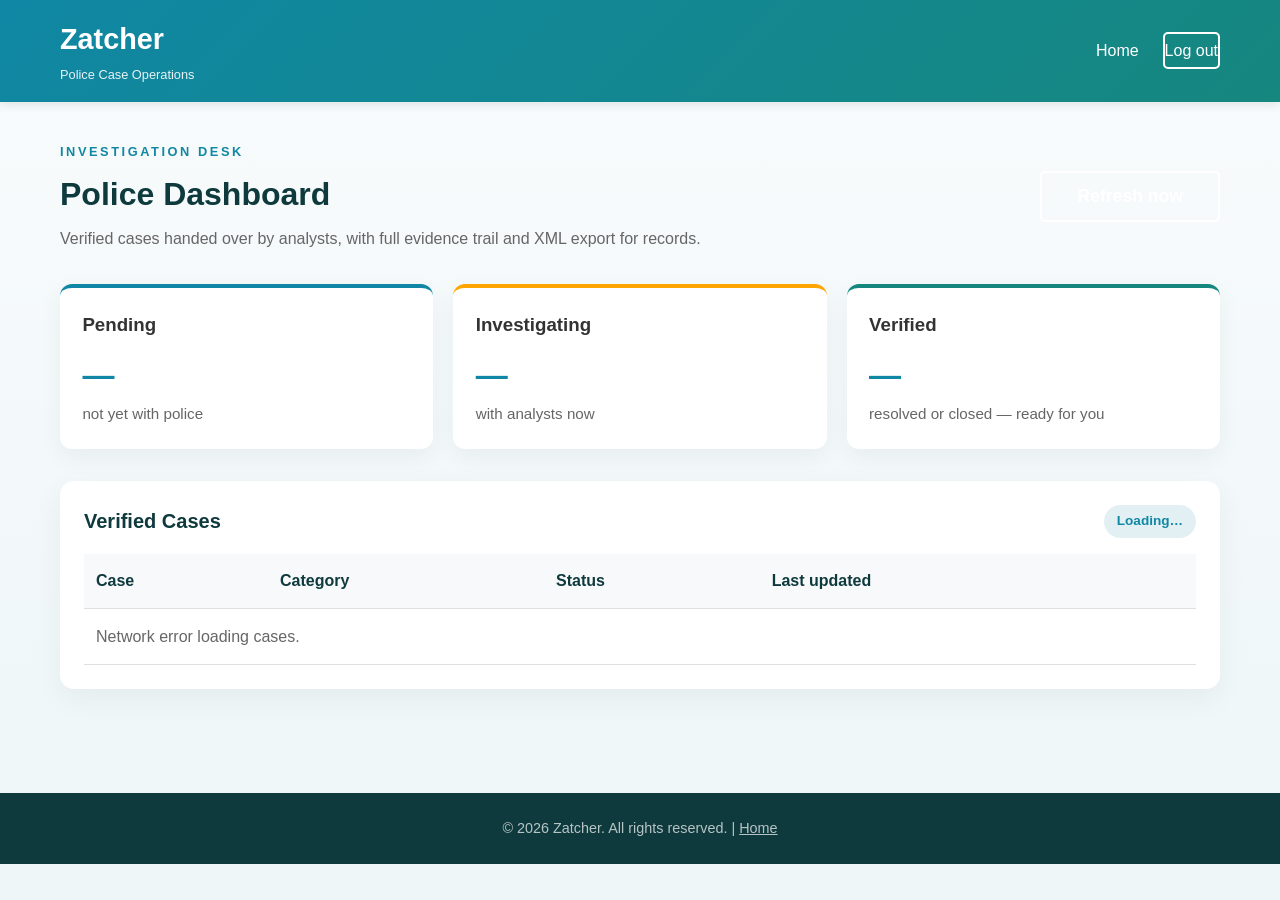
<file: police-dashboard.html>
<!DOCTYPE html>
<html lang="en">
<head>
    <meta charset="UTF-8">
    <meta name="viewport" content="width=device-width, initial-scale=1.0">
    <meta name="description" content="Zatcher Police Dashboard - Review verified fraud cases and export evidence.">
    <title>Police Dashboard - Zatcher</title>
    <link rel="stylesheet" href="/assets/css/style.css">
    <style>
        .empty-state { text-align: center; padding: 2rem 1rem; color: var(--text-light); }
        .hidden { display: none !important; }
        .evidence-card {
            border: 1px solid var(--border-color);
            border-radius: 10px;
            padding: 1rem;
            margin-bottom: 0.9rem;
            background: var(--light-bg);
        }
        .evidence-meta { color: var(--text-light); font-size: 0.85rem; }
        .case-detail-grid {
            display: grid;
            grid-template-columns: repeat(auto-fit, minmax(180px, 1fr));
            gap: 0.6rem;
            margin: 0.8rem 0 1.2rem 0;
            font-size: 0.9rem;
        }
        .case-detail-grid dt {
            font-weight: 700;
            color: var(--text-dark);
            font-size: 0.78rem;
            text-transform: uppercase;
            letter-spacing: 0.04em;
        }
        .case-detail-grid dd { margin: 0.15rem 0 0 0; color: var(--text-dark); }
        .view-btn {
            background: none;
            border: 1px solid var(--primary-color);
            color: var(--primary-color);
            padding: 0.4rem 0.8rem;
            border-radius: 8px;
            cursor: pointer;
            font-size: 0.85rem;
            font-weight: 600;
        }
        .view-btn:hover { background: var(--primary-color); color: var(--white); }
        .cta-button:disabled { opacity: 0.6; cursor: wait; }
    </style>
</head>
<body class="dashboard-page">
    <nav class="navbar" role="navigation" aria-label="Main navigation">
        <div class="nav-container">
            <div class="logo">
                <a href="index.html" aria-label="Zatcher Home">
                    <h2>Zatcher</h2>
                    <p class="tagline">Police Case Operations</p>
                </a>
            </div>
            <button class="mobile-menu-toggle" aria-label="Toggle navigation menu" aria-expanded="false">
                <span class="hamburger"></span>
            </button>
            <ul class="nav-links">
                <li><a href="index.html">Home</a></li>
                <li><a href="#" class="nav-btn login-btn" id="logoutBtn">Log out</a></li>
            </ul>
        </div>
    </nav>

    <main class="dashboard-shell">
        <section class="dashboard-header">
            <div>
                <p class="dashboard-eyebrow">Investigation Desk</p>
                <h1>Police Dashboard</h1>
                <p class="dashboard-subtitle">Verified cases handed over by analysts, with full evidence trail and XML export for records.</p>
            </div>
            <div class="dashboard-actions">
                <button id="refreshBtn" class="secondary-button">Refresh now</button>
            </div>
        </section>

        <section class="stats-grid">
            <article class="stat-card stat-card-primary">
                <h3>Pending</h3>
                <p class="stat-number" id="statPending">—</p>
                <span>not yet with police</span>
            </article>
            <article class="stat-card stat-card-accent">
                <h3>Investigating</h3>
                <p class="stat-number" id="statInvestigating">—</p>
                <span>with analysts now</span>
            </article>
            <article class="stat-card stat-card-success">
                <h3>Verified</h3>
                <p class="stat-number" id="statVerified">—</p>
                <span>resolved or closed — ready for you</span>
            </article>
        </section>

        <section class="dashboard-section">
            <div class="section-title-row">
                <h2>Verified Cases</h2>
                <span class="status-pill" id="caseCountPill">Loading…</span>
            </div>
            <table class="data-table">
                <thead>
                    <tr>
                        <th>Case</th>
                        <th>Category</th>
                        <th>Status</th>
                        <th>Last updated</th>
                        <th></th>
                    </tr>
                </thead>
                <tbody id="casesTableBody">
                    <tr><td colspan="5" class="empty-state">Loading verified cases…</td></tr>
                </tbody>
            </table>
        </section>

        <section class="dashboard-section hidden" id="caseDetailSection">
            <div class="section-title-row">
                <h2 id="caseDetailTitle">Case detail</h2>
                <div>
                    <button class="cta-button" id="exportBtn">Export XML</button>
                    <button class="view-btn" id="closeDetailBtn">Close</button>
                </div>
            </div>

            <dl class="case-detail-grid" id="caseDetailGrid"></dl>

            <h3>Evidence trail</h3>
            <div id="evidenceList"></div>
        </section>
    </main>

    <footer class="placeholder-footer">
        <p>&copy; 2026 Zatcher. All rights reserved. | <a href="index.html" style="color: rgba(255,255,255,0.7);">Home</a></p>
    </footer>

    <script>
        document.addEventListener('DOMContentLoaded', function () {
            const menuToggle = document.querySelector('.mobile-menu-toggle');
            const navLinks = document.querySelector('.nav-links');
            if (menuToggle && navLinks) {
                menuToggle.addEventListener('click', function () {
                    const isExpanded = this.getAttribute('aria-expanded') === 'true';
                    this.setAttribute('aria-expanded', !isExpanded);
                    navLinks.classList.toggle('active');
                    this.classList.toggle('active');
                });
            }

            document.getElementById('logoutBtn').addEventListener('click', function (e) {
                e.preventDefault();
                fetch('auth/logout.php', { method: 'POST', credentials: 'same-origin' })
                    .finally(function () { window.location.href = 'login.html'; });
            });

            const POLL_MS = 30000;
            let currentCases = [];
            let openIncidentId = null;

            const statPending = document.getElementById('statPending');
            const statInvestigating = document.getElementById('statInvestigating');
            const statVerified = document.getElementById('statVerified');
            const caseCountPill = document.getElementById('caseCountPill');
            const casesTableBody = document.getElementById('casesTableBody');
            const caseDetailSection = document.getElementById('caseDetailSection');
            const caseDetailTitle = document.getElementById('caseDetailTitle');
            const caseDetailGrid = document.getElementById('caseDetailGrid');
            const evidenceList = document.getElementById('evidenceList');

            function escapeHtml(str) {
                const div = document.createElement('div');
                div.textContent = str == null ? '' : String(str);
                return div.innerHTML;
            }

            function statusBadgeClass(status) {
                if (status === 'pending') return 'status-warning';
                if (status === 'investigating') return 'status-info';
                return 'status-success';
            }

            function countFor(statusCounts, status) {
                const row = (statusCounts || []).find(function (r) { return r.incident_status === status; });
                return row ? parseInt(row.total, 10) : 0;
            }

            function loadDashboard() {
                fetch('police/dashboard.php', { credentials: 'same-origin', cache: 'no-store' })
                    .then(function (res) {
                        if (res.status === 401 || res.status === 403) {
                            window.location.href = 'login.html';
                            return null;
                        }
                        return res.json();
                    })
                    .then(function (data) {
                        if (!data) return;
                        if (!data.success) {
                            casesTableBody.innerHTML = '<tr><td colspan="5" class="empty-state">' +
                                escapeHtml(data.error || 'Could not load cases.') + '</td></tr>';
                            return;
                        }

                        statPending.textContent = countFor(data.status_counts, 'pending');
                        statInvestigating.textContent = countFor(data.status_counts, 'investigating');
                        statVerified.textContent = countFor(data.status_counts, 'resolved') + countFor(data.status_counts, 'closed');

                        currentCases = data.recent_cases || [];
                        renderCasesTable(currentCases);
                    })
                    .catch(function () {
                        casesTableBody.innerHTML = '<tr><td colspan="5" class="empty-state">Network error loading cases.</td></tr>';
                    });
            }

            function renderCasesTable(cases) {
                caseCountPill.textContent = cases.length + (cases.length === 1 ? ' case' : ' cases');

                if (cases.length === 0) {
                    casesTableBody.innerHTML = '<tr><td colspan="5" class="empty-state">No verified cases yet.</td></tr>';
                    return;
                }

                casesTableBody.innerHTML = cases.map(function (c) {
                    return '<tr>' +
                        '<td>' + escapeHtml(c.title) + '</td>' +
                        '<td>' + escapeHtml(c.category_name) + '</td>' +
                        '<td><span class="status-badge ' + statusBadgeClass(c.incident_status) + '">' + escapeHtml(c.incident_status) + '</span></td>' +
                        '<td>' + escapeHtml(c.updated_at) + '</td>' +
                        '<td><button class="view-btn" data-incident-id="' + c.id + '">View</button></td>' +
                        '</tr>';
                }).join('');

                casesTableBody.querySelectorAll('[data-incident-id]').forEach(function (btn) {
                    btn.addEventListener('click', function () {
                        openIncidentId = this.getAttribute('data-incident-id');
                        loadCaseDetail(openIncidentId);
                    });
                });
            }

            function loadCaseDetail(incidentId) {
                fetch('police/evidence.php?incident_id=' + encodeURIComponent(incidentId), { credentials: 'same-origin', cache: 'no-store' })
                    .then(function (res) { return res.json().then(function (data) { return { ok: res.ok, data: data }; }); })
                    .then(function (result) {
                        if (!result.ok || !result.data.success) {
                            caseDetailTitle.textContent = 'Case detail';
                            caseDetailGrid.innerHTML = '';
                            evidenceList.innerHTML = '<p class="empty-state">' +
                                escapeHtml(result.data.error || 'Could not load this case.') + '</p>';
                            caseDetailSection.classList.remove('hidden');
                            return;
                        }

                        const inc = result.data.incident;
                        caseDetailSection.classList.remove('hidden');
                        caseDetailTitle.textContent = inc.title;

                        caseDetailGrid.innerHTML =
                            '<div><dt>Category</dt><dd>' + escapeHtml(inc.category_name) + '</dd></div>' +
                            '<div><dt>Status</dt><dd><span class="status-badge ' + statusBadgeClass(inc.incident_status) + '">' + escapeHtml(inc.incident_status) + '</span></dd></div>' +
                            '<div><dt>Reported by</dt><dd>' + escapeHtml(inc.reported_by) + '</dd></div>' +
                            '<div><dt>Reporter phone</dt><dd>' + escapeHtml(inc.reporter_phone || '—') + '</dd></div>' +
                            '<div><dt>Suspect phone</dt><dd>' + escapeHtml(inc.suspect_phone || '—') + '</dd></div>' +
                            '<div><dt>Suspect email</dt><dd>' + escapeHtml(inc.suspect_email || '—') + '</dd></div>' +
                            '<div><dt>Transaction ID</dt><dd>' + escapeHtml(inc.transaction_id || '—') + '</dd></div>' +
                            '<div><dt>Last updated</dt><dd>' + escapeHtml(inc.updated_at) + '</dd></div>';

                        const items = inc.evidence || [];
                        if (items.length === 0) {
                            evidenceList.innerHTML = '<p class="empty-state">No evidence attached to this case.</p>';
                        } else {
                            evidenceList.innerHTML = items.map(function (item) {
                                return '<div class="evidence-card">' +
                                    '<strong>' + escapeHtml(item.evidence_type) + '</strong>' +
                                    '<div class="evidence-meta">' + escapeHtml(item.file_path) + ' · updated ' + escapeHtml(item.updated_at) + '</div>' +
                                    (item.description ? '<p style="margin-top:0.5rem; white-space: pre-wrap;">' + escapeHtml(item.description) + '</p>' : '') +
                                    '</div>';
                            }).join('');
                        }

                        document.getElementById('exportBtn').onclick = function () {
                            window.open('police/export_xml.php?incident_id=' + encodeURIComponent(inc.id), '_blank');
                        };
                    })
                    .catch(function () {
                        evidenceList.innerHTML = '<p class="empty-state">Network error loading case detail.</p>';
                        caseDetailSection.classList.remove('hidden');
                    });
            }

            document.getElementById('refreshBtn').addEventListener('click', loadDashboard);
            document.getElementById('closeDetailBtn').addEventListener('click', function () {
                caseDetailSection.classList.add('hidden');
                openIncidentId = null;
            });

            loadDashboard();
            setInterval(loadDashboard, POLL_MS);
        });
    </script>
</body>
</html>
</file>
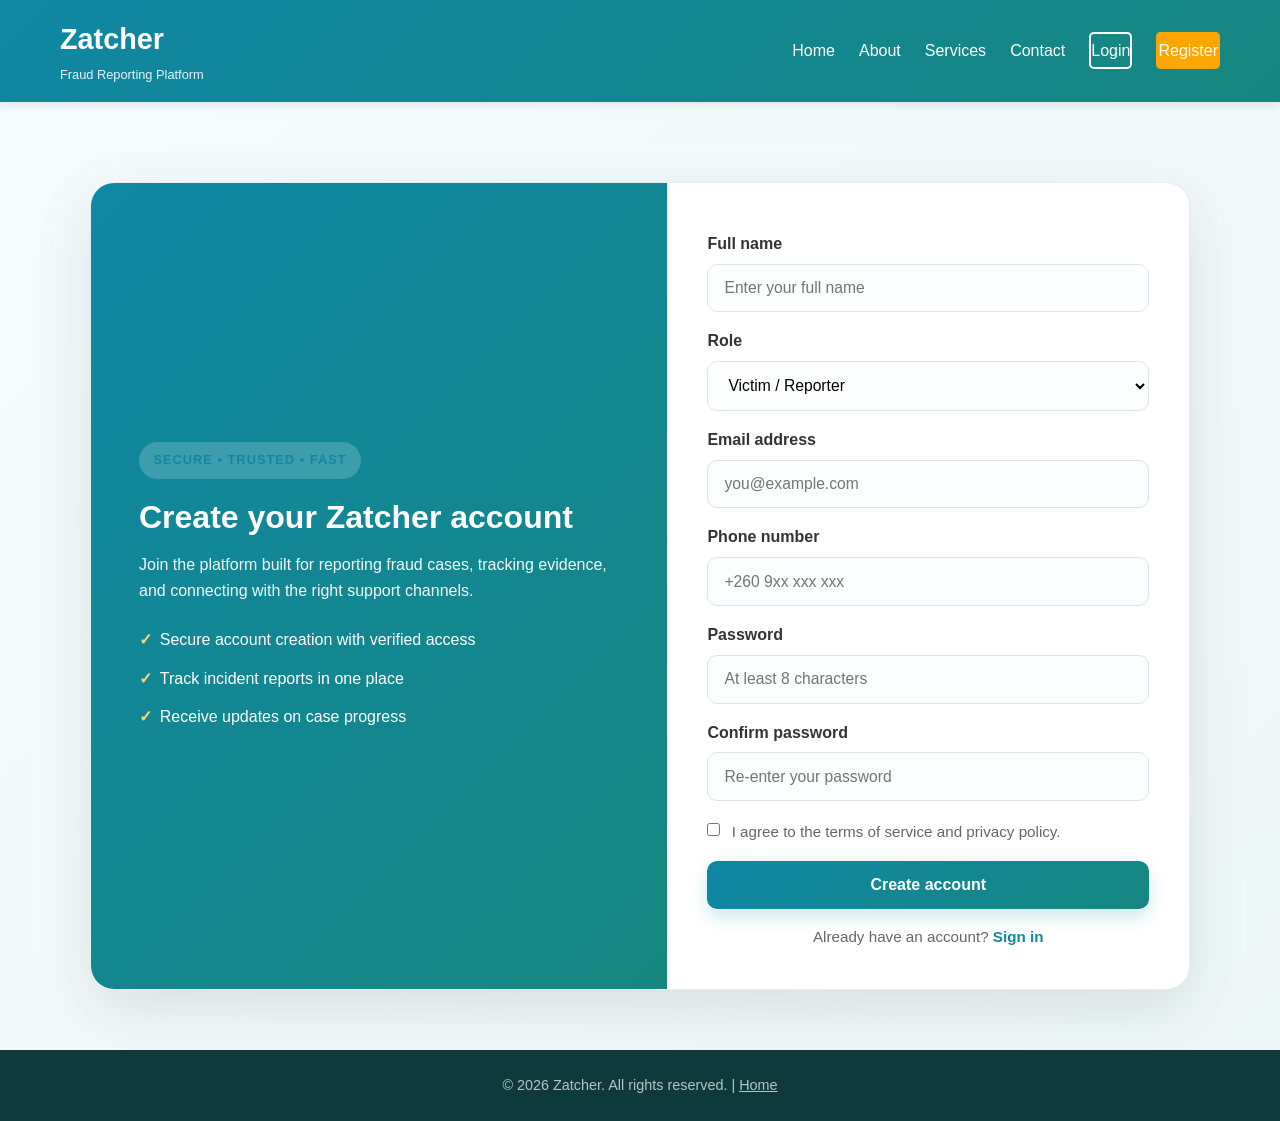
<file: register.html>
<!DOCTYPE html>
<html lang="en">
<head>
    <meta charset="UTF-8">
    <meta name="viewport" content="width=device-width, initial-scale=1.0">
    <meta name="description" content="Create a Zatcher account to report fraud incidents and track case progress.">
    <title>Register - Zatcher</title>
    <link rel="stylesheet" href="/assets/css/style.css">
</head>
<body class="auth-page">
    <!-- Navigation -->
    <nav class="navbar" role="navigation" aria-label="Main navigation">
        <div class="nav-container">
            <div class="logo">
                <a href="index.html" aria-label="Zatcher Home">
                    <h2>Zatcher</h2>
                    <p class="tagline">Fraud Reporting Platform</p>
                </a>
            </div>
            <button class="mobile-menu-toggle" aria-label="Toggle navigation menu" aria-expanded="false">
                <span class="hamburger"></span>
            </button>
            <ul class="nav-links">
                <li><a href="index.html">Home</a></li>
                <li><a href="index.html#about">About</a></li>
                <li><a href="index.html#services">Services</a></li>
                <li><a href="index.html#contact">Contact</a></li>
                <li><a href="login.html" class="nav-btn login-btn">Login</a></li>
                <li><a href="register.html" class="nav-btn register-btn">Register</a></li>
            </ul>
        </div>
    </nav>

    <!-- Main Content -->
    <main class="auth-content">
        <div class="auth-card">
            <div class="auth-intro">
                <span class="auth-badge">Secure • Trusted • Fast</span>
                <h1>Create your Zatcher account</h1>
                <p>Join the platform built for reporting fraud cases, tracking evidence, and connecting with the right support channels.</p>
                <ul class="auth-benefits">
                    <li>Secure account creation with verified access</li>
                    <li>Track incident reports in one place</li>
                    <li>Receive updates on case progress</li>
                </ul>
            </div>

            <div class="auth-form-panel">
                <form class="auth-form" novalidate>
                    <div class="form-row">
                        <div class="form-group">
                            <label for="fullName">Full name</label>
                            <input type="text" id="fullName" name="fullName" placeholder="Enter your full name" required>
                        </div>
                    </div>

                    <div class="form-row">
                        <div class="form-group">
                            <label for="role">Role</label>
                            <select id="role" name="role" required>
                                <option value="victim">Victim / Reporter</option>
                                <option value="analyst">Analyst</option>
                                <option value="police">Police / Investigator</option>
                                <option value="administrator">Administrator</option>
                            </select>
                        </div>
                    </div>

                    <div class="form-row">
                        <div class="form-group">
                            <label for="email">Email address</label>
                            <input type="email" id="email" name="email" placeholder="you@example.com" required>
                        </div>
                    </div>

                    <div class="form-row">
                        <div class="form-group">
                            <label for="phone">Phone number</label>
                            <input type="tel" id="phone" name="phone" placeholder="+260 9xx xxx xxx">
                        </div>
                    </div>

                    <div class="form-row">
                        <div class="form-group">
                            <label for="password">Password</label>
                            <input type="password" id="password" name="password" minlength="8" placeholder="At least 8 characters" required>
                        </div>
                    </div>

                    <div class="form-row">
                        <div class="form-group">
                            <label for="confirmPassword">Confirm password</label>
                            <input type="password" id="confirmPassword" name="confirmPassword" minlength="8" placeholder="Re-enter your password" required>
                        </div>
                    </div>

                    <label class="checkbox-row">
                        <input type="checkbox" id="terms" name="terms" required>
                        <span>I agree to the terms of service and privacy policy.</span>
                    </label>

                    <button type="submit" class="submit-btn">Create account</button>
                    <p class="form-message" role="status" aria-live="polite"></p>
                    <p class="form-footer">Already have an account? <a href="login.html">Sign in</a></p>
                </form>
            </div>
        </div>
    </main>

    <!-- Footer -->
    <footer class="placeholder-footer">
        <p>&copy; 2026 Zatcher. All rights reserved. | <a href="index.html" style="color: rgba(255,255,255,0.7);">Home</a></p>
    </footer>

    <!-- JavaScript -->
    <script src="/assets/js/validate.js"></script>
    <script>
        document.addEventListener('DOMContentLoaded', function() {
            const menuToggle = document.querySelector('.mobile-menu-toggle');
            const navLinks = document.querySelector('.nav-links');

            if (menuToggle && navLinks) {
                menuToggle.addEventListener('click', function() {
                    const isExpanded = this.getAttribute('aria-expanded') === 'true';
                    this.setAttribute('aria-expanded', !isExpanded);
                    navLinks.classList.toggle('active');
                    this.classList.toggle('active');
                });

                document.addEventListener('click', function(e) {
                    if (!navLinks.contains(e.target) && !menuToggle.contains(e.target)) {
                        navLinks.classList.remove('active');
                        menuToggle.classList.remove('active');
                        menuToggle.setAttribute('aria-expanded', 'false');
                    }
                });
            }
        });
    </script>
</body>
</html>
</file>
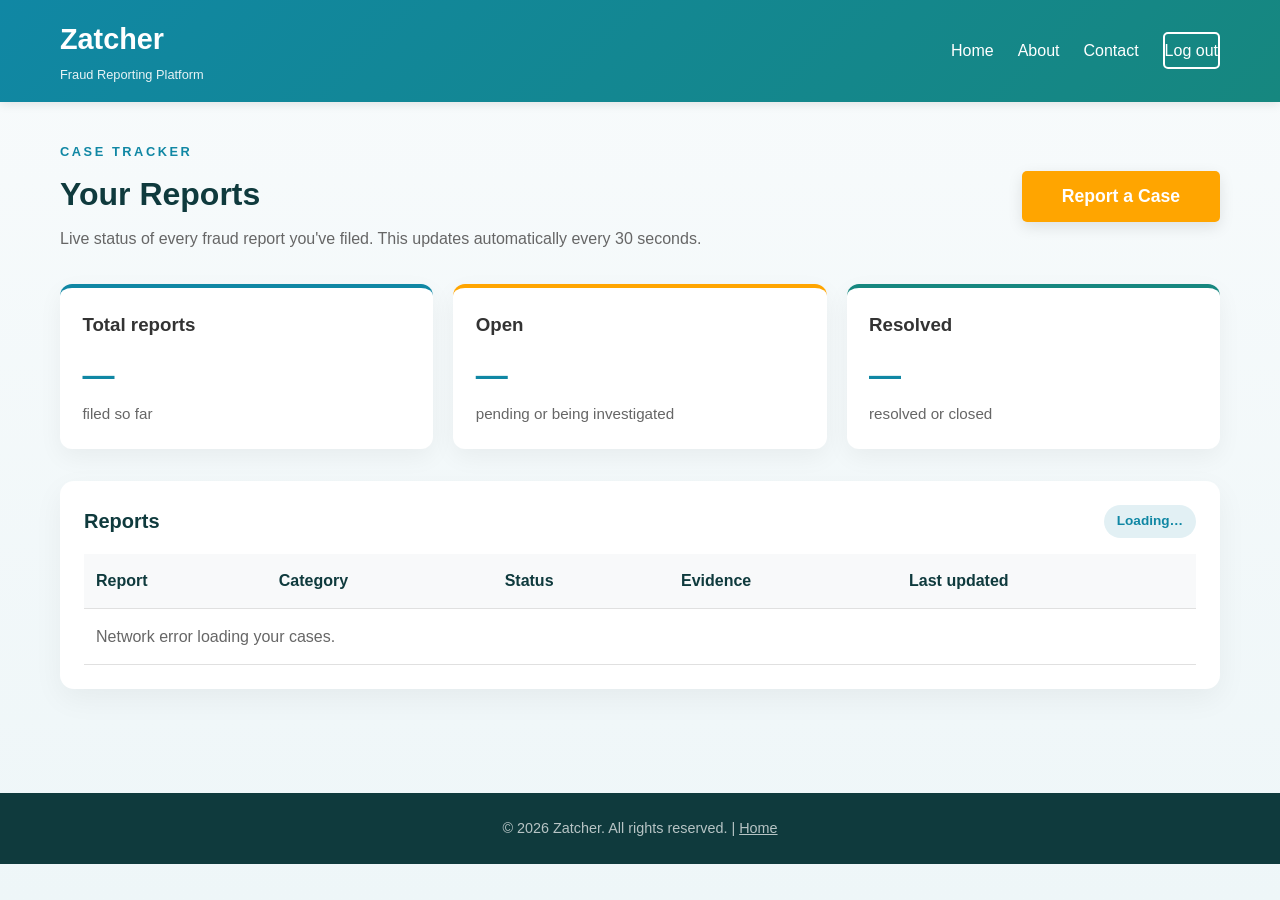
<file: victim-dashboard.html>
<!DOCTYPE html>
<html lang="en">
<head>
    <meta charset="UTF-8">
    <meta name="viewport" content="width=device-width, initial-scale=1.0">
    <meta name="description" content="Zatcher Case Tracker - Track the status of the fraud reports you've filed.">
    <title>My Reports - Zatcher</title>
    <link rel="stylesheet" href="/assets/css/style.css">
    <style>
        .empty-state { text-align: center; padding: 2rem 1rem; color: var(--text-light); }
        .hidden { display: none !important; }
    </style>
</head>
<body class="dashboard-page">
    <nav class="navbar" role="navigation" aria-label="Main navigation">
        <div class="nav-container">
            <div class="logo">
                <a href="index.html" aria-label="Zatcher Home">
                    <h2>Zatcher</h2>
                    <p class="tagline">Fraud Reporting Platform</p>
                </a>
            </div>
            <button class="mobile-menu-toggle" aria-label="Toggle navigation menu" aria-expanded="false">
                <span class="hamburger"></span>
            </button>
            <ul class="nav-links">
                <li><a href="index.html">Home</a></li>
                <li><a href="index.html#about">About</a></li>
                <li><a href="index.html#contact">Contact</a></li>
                <li><a href="#" class="nav-btn login-btn" id="logoutBtn">Log out</a></li>
            </ul>
        </div>
    </nav>

    <main class="dashboard-shell">
        <div class="dashboard-header">
            <div>
                <p class="dashboard-eyebrow">Case Tracker</p>
                <h1>Your Reports</h1>
                <p class="dashboard-subtitle">Live status of every fraud report you've filed. This updates automatically every 30 seconds.</p>
            </div>
            <div class="dashboard-actions">
                <button id="reportCaseBtn" class="cta-button">Report a Case</button>
            </div>
        </div>

        <section class="dashboard-section hidden" id="reportFormSection">
            <div class="section-title-row">
                <h2>Report Fraud</h2>
                <button class="view-btn" id="closeReportFormBtn" type="button">Close</button>
            </div>
            <form class="entry-form" id="reportForm">
                <div class="form-row">
                    <label>Category
                        <select id="categoryId" required>
                            <option value="" disabled selected>Select a category</option>
                            <option value="1">Phishing</option>
                            <option value="2">Mobile Money Fraud</option>
                            <option value="3">Account Takeover</option>
                            <option value="4">Social Media Scam</option>
                            <option value="5">Fake Investment Scam</option>
                        </select>
                    </label>
                    <label>Title
                        <input type="text" id="title" placeholder="Short summary of what happened" required maxlength="150">
                    </label>
                </div>
                <div class="form-row">
                    <label style="flex: 1 1 100%;">Description
                        <textarea id="description" rows="4" placeholder="What happened, when, and how" required></textarea>
                    </label>
                </div>
                <div class="form-row">
                    <label>Suspect phone (optional)
                        <input type="text" id="suspectPhone" placeholder="+260 ...">
                    </label>
                    <label>Suspect email (optional)
                        <input type="email" id="suspectEmail" placeholder="scammer@example.com">
                    </label>
                </div>
                <div class="form-row">
                    <label>Transaction ID (optional)
                        <input type="text" id="transactionId" placeholder="If a payment was involved">
                    </label>
                    <label>Evidence type
                        <select id="evidenceType">
                            <option value="Screenshot">Screenshot</option>
                            <option value="Document">Document</option>
                            <option value="Email">Email</option>
                            <option value="Transaction Receipt">Transaction Receipt</option>
                            <option value="Other" selected>Other</option>
                        </select>
                    </label>
                </div>
                <div class="form-row">
                    <label style="flex: 1 1 100%;">Evidence file (optional — image or PDF, max 5MB)
                        <input type="file" id="evidenceFile" accept="image/jpeg,image/png,image/webp,application/pdf">
                    </label>
                </div>
                <button type="submit" class="submit-btn" id="submitReportBtn">Submit report</button>
                <p class="form-message" id="reportMessage"></p>
            </form>
        </section>

        <div class="stats-grid">
            <div class="stat-card stat-card-primary">
                <h3>Total reports</h3>
                <div class="stat-number" id="pollStatTotal">—</div>
                <span>filed so far</span>
            </div>
            <div class="stat-card stat-card-accent">
                <h3>Open</h3>
                <div class="stat-number" id="pollStatOpen">—</div>
                <span>pending or being investigated</span>
            </div>
            <div class="stat-card stat-card-success">
                <h3>Resolved</h3>
                <div class="stat-number" id="pollStatResolved">—</div>
                <span>resolved or closed</span>
            </div>
        </div>

        <section class="dashboard-section">
            <div class="section-title-row">
                <h2>Reports</h2>
                <span class="status-pill" id="pollCountPill">Loading…</span>
            </div>
            <table class="data-table">
                <thead>
                    <tr>
                        <th>Report</th>
                        <th>Category</th>
                        <th>Status</th>
                        <th>Evidence</th>
                        <th>Last updated</th>
                    </tr>
                </thead>
                <tbody id="pollTableBody">
                    <tr><td colspan="5" class="empty-state">Loading your reports…</td></tr>
                </tbody>
            </table>
        </section>
    </main>

    <footer class="placeholder-footer">
        <p>&copy; 2026 Zatcher. All rights reserved. | <a href="index.html" style="color: rgba(255,255,255,0.7);">Home</a></p>
    </footer>

    <script>
        document.addEventListener('DOMContentLoaded', function () {
            const menuToggle = document.querySelector('.mobile-menu-toggle');
            const navLinks = document.querySelector('.nav-links');
            if (menuToggle && navLinks) {
                menuToggle.addEventListener('click', function () {
                    const isExpanded = this.getAttribute('aria-expanded') === 'true';
                    this.setAttribute('aria-expanded', !isExpanded);
                    navLinks.classList.toggle('active');
                    this.classList.toggle('active');
                });
            }

            document.getElementById('logoutBtn').addEventListener('click', function (e) {
                e.preventDefault();
                fetch('auth/logout.php', { method: 'POST', credentials: 'same-origin' })
                    .finally(function () { window.location.href = 'login.html'; });
            });

            // ---- report a new case ----
            const reportFormSection = document.getElementById('reportFormSection');
            const reportForm = document.getElementById('reportForm');
            const reportMessage = document.getElementById('reportMessage');
            const submitReportBtn = document.getElementById('submitReportBtn');

            document.getElementById('reportCaseBtn').addEventListener('click', function () {
                reportFormSection.classList.remove('hidden');
                reportFormSection.scrollIntoView({ behavior: 'smooth', block: 'start' });
            });

            document.getElementById('closeReportFormBtn').addEventListener('click', function () {
                reportFormSection.classList.add('hidden');
            });

            reportForm.addEventListener('submit', function (e) {
                e.preventDefault();

                const formData = new FormData();
                formData.append('category_id', document.getElementById('categoryId').value);
                formData.append('title', document.getElementById('title').value.trim());
                formData.append('description', document.getElementById('description').value.trim());
                formData.append('suspect_phone', document.getElementById('suspectPhone').value.trim());
                formData.append('suspect_email', document.getElementById('suspectEmail').value.trim());
                formData.append('transaction_id', document.getElementById('transactionId').value.trim());
                formData.append('evidence_type', document.getElementById('evidenceType').value);

                const fileInput = document.getElementById('evidenceFile');
                if (fileInput.files.length > 0) {
                    formData.append('evidence_file', fileInput.files[0]);
                }

                submitReportBtn.disabled = true;
                reportMessage.textContent = 'Submitting…';
                reportMessage.className = 'form-message';

                fetch('victim/report.php', {
                    method: 'POST',
                    body: formData,
                    credentials: 'same-origin',
                })
                    .then(function (res) {
                        if (res.status === 401) {
                            window.location.href = 'login.html';
                            return null;
                        }
                        return res.json().then(function (data) { return { ok: res.ok, data: data }; });
                    })
                    .then(function (result) {
                        submitReportBtn.disabled = false;
                        if (!result) return;

                        if (result.ok && result.data.success) {
                            reportMessage.textContent = 'Report submitted.';
                            reportMessage.className = 'form-message success';
                            reportForm.reset();
                            if (window.zatcherRefreshCaseTracker) {
                                window.zatcherRefreshCaseTracker();
                            }
                            setTimeout(function () {
                                reportFormSection.classList.add('hidden');
                                reportMessage.textContent = '';
                            }, 1500);
                        } else {
                            reportMessage.textContent = result.data.error || 'Could not submit your report.';
                            reportMessage.className = 'form-message error';
                        }
                    })
                    .catch(function () {
                        submitReportBtn.disabled = false;
                        reportMessage.textContent = 'Network error — please try again.';
                        reportMessage.className = 'form-message error';
                    });
            });
        });
    </script>
    <script src="/assets/js/ajax-poll.js"></script>
</body>
</html>
</file>
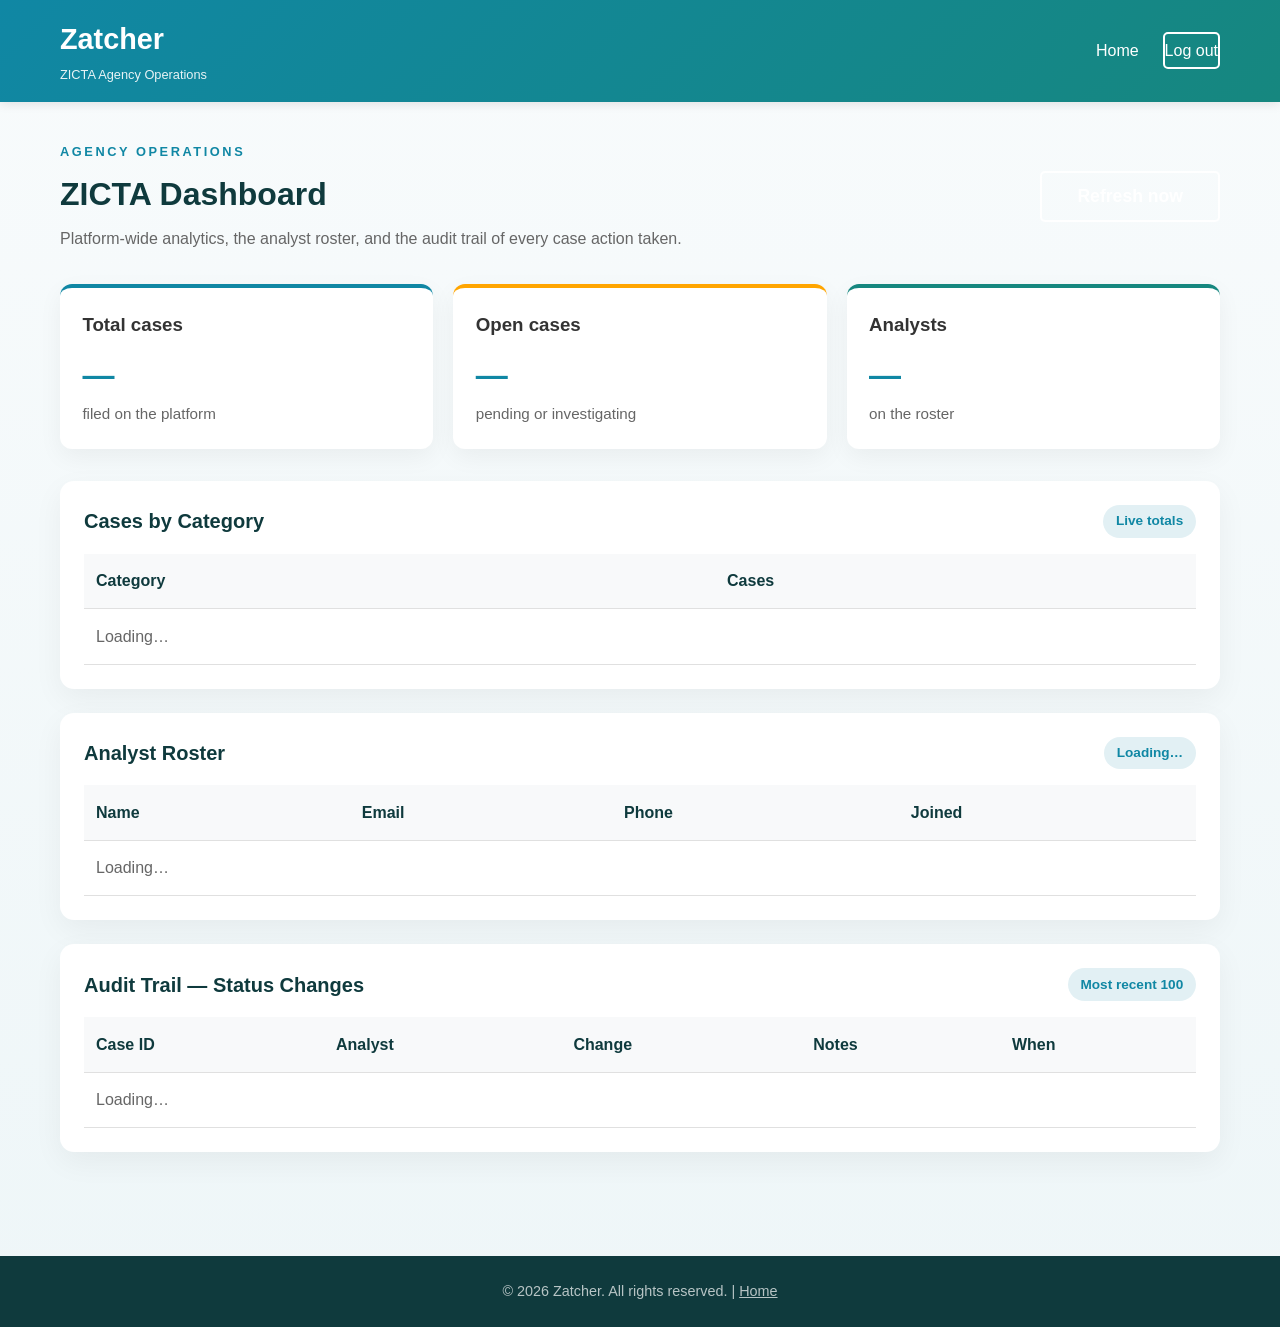
<file: zicta-dashboard.html>
<!DOCTYPE html>
<html lang="en">
<head>
    <meta charset="UTF-8">
    <meta name="viewport" content="width=device-width, initial-scale=1.0">
    <meta name="description" content="Zatcher ZICTA Dashboard - Platform analytics, analyst roster, and audit trail.">
    <title>ZICTA Dashboard - Zatcher</title>
    <link rel="stylesheet" href="/assets/css/style.css">
    <style>
        .empty-state { text-align: center; padding: 2rem 1rem; color: var(--text-light); }
    </style>
</head>
<body class="dashboard-page">
    <nav class="navbar" role="navigation" aria-label="Main navigation">
        <div class="nav-container">
            <div class="logo">
                <a href="index.html" aria-label="Zatcher Home">
                    <h2>Zatcher</h2>
                    <p class="tagline">ZICTA Agency Operations</p>
                </a>
            </div>
            <button class="mobile-menu-toggle" aria-label="Toggle navigation menu" aria-expanded="false">
                <span class="hamburger"></span>
            </button>
            <ul class="nav-links">
                <li><a href="index.html">Home</a></li>
                <li><a href="#" class="nav-btn login-btn" id="logoutBtn">Log out</a></li>
            </ul>
        </div>
    </nav>

    <main class="dashboard-shell">
        <section class="dashboard-header">
            <div>
                <p class="dashboard-eyebrow">Agency Operations</p>
                <h1>ZICTA Dashboard</h1>
                <p class="dashboard-subtitle">Platform-wide analytics, the analyst roster, and the audit trail of every case action taken.</p>
            </div>
            <div class="dashboard-actions">
                <button id="refreshBtn" class="secondary-button">Refresh now</button>
            </div>
        </section>

        <section class="stats-grid">
            <article class="stat-card stat-card-primary">
                <h3>Total cases</h3>
                <p class="stat-number" id="statTotal">—</p>
                <span>filed on the platform</span>
            </article>
            <article class="stat-card stat-card-accent">
                <h3>Open cases</h3>
                <p class="stat-number" id="statOpen">—</p>
                <span>pending or investigating</span>
            </article>
            <article class="stat-card stat-card-success">
                <h3>Analysts</h3>
                <p class="stat-number" id="statAnalysts">—</p>
                <span>on the roster</span>
            </article>
        </section>

        <section class="dashboard-section">
            <div class="section-title-row">
                <h2>Cases by Category</h2>
                <span class="status-pill">Live totals</span>
            </div>
            <table class="data-table">
                <thead><tr><th>Category</th><th>Cases</th></tr></thead>
                <tbody id="categoryTableBody">
                    <tr><td colspan="2" class="empty-state">Loading…</td></tr>
                </tbody>
            </table>
        </section>

        <section class="dashboard-section">
            <div class="section-title-row">
                <h2>Analyst Roster</h2>
                <span class="status-pill" id="analystCountPill">Loading…</span>
            </div>
            <table class="data-table">
                <thead><tr><th>Name</th><th>Email</th><th>Phone</th><th>Joined</th></tr></thead>
                <tbody id="analystsTableBody">
                    <tr><td colspan="4" class="empty-state">Loading…</td></tr>
                </tbody>
            </table>
        </section>

        <section class="dashboard-section">
            <div class="section-title-row">
                <h2>Audit Trail — Status Changes</h2>
                <span class="status-pill">Most recent 100</span>
            </div>
            <table class="data-table">
                <thead><tr><th>Case ID</th><th>Analyst</th><th>Change</th><th>Notes</th><th>When</th></tr></thead>
                <tbody id="auditTableBody">
                    <tr><td colspan="5" class="empty-state">Loading…</td></tr>
                </tbody>
            </table>
        </section>
    </main>

    <footer class="placeholder-footer">
        <p>&copy; 2026 Zatcher. All rights reserved. | <a href="index.html" style="color: rgba(255,255,255,0.7);">Home</a></p>
    </footer>

    <script>
        document.addEventListener('DOMContentLoaded', function () {
            const menuToggle = document.querySelector('.mobile-menu-toggle');
            const navLinks = document.querySelector('.nav-links');
            if (menuToggle && navLinks) {
                menuToggle.addEventListener('click', function () {
                    const isExpanded = this.getAttribute('aria-expanded') === 'true';
                    this.setAttribute('aria-expanded', !isExpanded);
                    navLinks.classList.toggle('active');
                    this.classList.toggle('active');
                });
            }

            document.getElementById('logoutBtn').addEventListener('click', function (e) {
                e.preventDefault();
                fetch('auth/logout.php', { method: 'POST', credentials: 'same-origin' })
                    .finally(function () { window.location.href = 'login.html'; });
            });

            const POLL_MS = 30000;

            function escapeHtml(str) {
                const div = document.createElement('div');
                div.textContent = str == null ? '' : String(str);
                return div.innerHTML;
            }

            function guardedFetch(url) {
                return fetch(url, { credentials: 'same-origin', cache: 'no-store' }).then(function (res) {
                    if (res.status === 401 || res.status === 403) {
                        window.location.href = 'login.html';
                        return null;
                    }
                    return res.json();
                });
            }

            function loadTotals() {
                guardedFetch('zicta/dashboard.php').then(function (data) {
                    if (!data) return;
                    if (!data.success) return;

                    const t = data.totals || {};
                    document.getElementById('statTotal').textContent = t.total_incidents ?? '—';
                    document.getElementById('statOpen').textContent =
                        (parseInt(t.pending_incidents || 0, 10) + parseInt(t.investigating_incidents || 0, 10));
                    document.getElementById('statAnalysts').textContent = (data.analysts || []).length;

                    const analysts = data.analysts || [];
                    const analystsBody = document.getElementById('analystsTableBody');
                    document.getElementById('analystCountPill').textContent =
                        analysts.length + (analysts.length === 1 ? ' analyst' : ' analysts');

                    if (analysts.length === 0) {
                        analystsBody.innerHTML = '<tr><td colspan="4" class="empty-state">No analysts on the roster yet.</td></tr>';
                    } else {
                        analystsBody.innerHTML = analysts.map(function (a) {
                            return '<tr>' +
                                '<td>' + escapeHtml(a.full_name) + '</td>' +
                                '<td>' + escapeHtml(a.email) + '</td>' +
                                '<td>' + escapeHtml(a.phone_number) + '</td>' +
                                '<td>' + escapeHtml(a.created_at) + '</td>' +
                                '</tr>';
                        }).join('');
                    }
                });
            }

            function loadAnalytics() {
                guardedFetch('zicta/analytics.php').then(function (data) {
                    if (!data) return;
                    const body = document.getElementById('categoryTableBody');
                    if (!data.success) {
                        body.innerHTML = '<tr><td colspan="2" class="empty-state">' + escapeHtml(data.error || 'Could not load analytics.') + '</td></tr>';
                        return;
                    }

                    const rows = data.by_category || [];
                    if (rows.length === 0) {
                        body.innerHTML = '<tr><td colspan="2" class="empty-state">No cases yet.</td></tr>';
                    } else {
                        body.innerHTML = rows.map(function (r) {
                            return '<tr><td>' + escapeHtml(r.category_name) + '</td><td>' + r.total + '</td></tr>';
                        }).join('');
                    }
                });
            }

            function loadAudit() {
                guardedFetch('zicta/audit.php').then(function (data) {
                    if (!data) return;
                    const body = document.getElementById('auditTableBody');
                    if (!data.success) {
                        body.innerHTML = '<tr><td colspan="5" class="empty-state">' + escapeHtml(data.error || 'Could not load the audit trail.') + '</td></tr>';
                        return;
                    }

                    const rows = data.status_updates || [];
                    if (rows.length === 0) {
                        body.innerHTML = '<tr><td colspan="5" class="empty-state">No status changes logged yet.</td></tr>';
                    } else {
                        body.innerHTML = rows.map(function (r) {
                            return '<tr>' +
                                '<td>#' + r.incident_id + '</td>' +
                                '<td>' + escapeHtml(r.admin_name) + '</td>' +
                                '<td>' + escapeHtml(r.previous_status) + ' → ' + escapeHtml(r.new_status) + '</td>' +
                                '<td>' + escapeHtml(r.notes || '—') + '</td>' +
                                '<td>' + escapeHtml(r.updated_at) + '</td>' +
                                '</tr>';
                        }).join('');
                    }
                });
            }

            function loadAll() {
                loadTotals();
                loadAnalytics();
                loadAudit();
            }

            document.getElementById('refreshBtn').addEventListener('click', loadAll);
            loadAll();
            setInterval(loadAll, POLL_MS);
        });
    </script>
</body>
</html>
</file>
<file: assets/css/style.css>
/*ZATCHER  Main Stylesheet
   Color Scheme & CSS Variables
   ============================================= */
:root {
    --primary-color: #1087a4;
    --secondary-color: #16877f;
    --accent-color: #ffa500;
    --dark-bg: #0f3a3d;
    --light-bg: #f8f9fa;
    --text-dark: #333;
    --text-light: #666;
    --white: #ffffff;
    --border-color: #e0e0e0;
    --shadow-light: rgba(0, 0, 0, 0.05);
    --shadow-medium: rgba(0, 0, 0, 0.1);
    --shadow-strong: rgba(0, 0, 0, 0.15);
    --transition-fast: 0.2s ease;
    --transition-normal: 0.3s ease;
}

/* =============================================
   Global Styles & Reset
   ============================================= */
*,
*::before,
*::after {
    margin: 0;
    padding: 0;
    box-sizing: border-box;
}

html {
    scroll-behavior: smooth;
    font-size: 16px;
}

body {
    font-family: 'Segoe UI', Tahoma, Geneva, Verdana, sans-serif;
    line-height: 1.6;
    color: var(--text-dark);
    background-color: var(--white);
}

/* Accessibility: Skip Link */
.skip-link {
    position: absolute;
    top: -40px;
    left: 0;
    background: var(--primary-color);
    color: var(--white);
    padding: 8px 16px;
    z-index: 10000;
    text-decoration: none;
    border-radius: 0 0 4px 0;
}

.skip-link:focus {
    top: 0;
}

.container {
    max-width: 1200px;
    margin: 0 auto;
    padding: 0 20px;
}

/* Section Shared Styles */
section h2 {
    text-align: center;
    font-size: 2.5rem;
    color: var(--primary-color);
    margin-bottom: 1rem;
}

.section-subtitle {
    text-align: center;
    font-size: 1.1rem;
    color: var(--text-light);
    max-width: 700px;
    margin: 0 auto 3rem;
    line-height: 1.7;
}

/* =============================================
   Navigation
   ============================================= */
.navbar {
    background: linear-gradient(135deg, var(--primary-color) 0%, var(--secondary-color) 100%);
    padding: 1rem 0;
    position: sticky;
    top: 0;
    z-index: 1000;
    box-shadow: 0 2px 10px var(--shadow-medium);
}

.nav-container {
    display: flex;
    justify-content: space-between;
    align-items: center;
    max-width: 1200px;
    margin: 0 auto;
    padding: 0 20px;
}

.logo a {
    color: var(--white);
    text-decoration: none;
    display: block;
}

.logo h2 {
    font-size: 1.8rem;
    margin-bottom: 0.2rem;
    color: var(--white);
    text-align: left;
}

.tagline {
    font-size: 0.8rem;
    font-weight: 300;
    opacity: 0.9;
    color: var(--white);
}

.nav-links {
    display: flex;
    list-style: none;
    gap: 1.5rem;
    align-items: center;
}

.nav-links a {
    color: var(--white);
    text-decoration: none;
    font-weight: 500;
    transition: opacity var(--transition-fast);
    padding: 0.5rem 0;
}

.nav-links a:hover {
    opacity: 0.8;
}

/* Navigation Buttons */
.nav-btn {
    padding: 0.5rem 1.2rem;
    border-radius: 5px;
    font-weight: 600;
    transition: all var(--transition-fast) !important;
}

.login-btn {
    border: 2px solid var(--white);
}

.login-btn:hover {
    background: var(--white);
    color: var(--primary-color);
    opacity: 1;
}

.register-btn {
    background-color: var(--accent-color);
    border: 2px solid var(--accent-color);
}

.register-btn:hover {
    background-color: #ff8c00;
    border-color: #ff8c00;
    opacity: 1;
}

/* Mobile Menu Toggle */
.mobile-menu-toggle {
    display: none;
    flex-direction: column;
    justify-content: center;
    align-items: center;
    width: 32px;
    height: 32px;
    background: transparent;
    border: none;
    cursor: pointer;
    padding: 0;
}

.hamburger {
    width: 24px;
    height: 2px;
    background-color: var(--white);
    position: relative;
    transition: var(--transition-fast);
}

.hamburger::before,
.hamburger::after {
    content: '';
    position: absolute;
    width: 24px;
    height: 2px;
    background-color: var(--white);
    transition: var(--transition-fast);
}

.hamburger::before {
    top: -8px;
}

.hamburger::after {
    top: 8px;
}

/* =============================================
   Hero Section
   ============================================= */
.hero {
    background: linear-gradient(135deg, var(--primary-color) 0%, var(--secondary-color) 100%);
    color: var(--white);
    padding: 100px 20px;
    text-align: center;
    min-height: 500px;
    display: flex;
    align-items: center;
    justify-content: center;
}

.hero-content {
    max-width: 700px;
}

.hero h1 {
    font-size: 3rem;
    margin-bottom: 1.5rem;
    font-weight: 700;
    line-height: 1.2;
}

.subtitle {
    font-size: 1.25rem;
    margin-bottom: 2rem;
    opacity: 0.95;
    line-height: 1.7;
}

.hero-buttons {
    display: flex;
    gap: 1rem;
    justify-content: center;
    flex-wrap: wrap;
}

.cta-button {
    background-color: var(--accent-color);
    color: var(--white);
    border: none;
    padding: 15px 40px;
    font-size: 1.1rem;
    border-radius: 5px;
    cursor: pointer;
    font-weight: 600;
    transition: transform var(--transition-normal), box-shadow var(--transition-normal), background-color var(--transition-normal);
    box-shadow: 0 5px 15px var(--shadow-medium);
    text-decoration: none;
    display: inline-block;
}

.cta-button:hover {
    background-color: #ff8c00;
    transform: translateY(-3px);
    box-shadow: 0 8px 20px var(--shadow-strong);
}

.secondary-button {
    background-color: transparent;
    color: var(--white);
    border: 2px solid var(--white);
    padding: 13px 35px;
    font-size: 1.1rem;
    border-radius: 5px;
    cursor: pointer;
    font-weight: 600;
    transition: all var(--transition-normal);
    text-decoration: none;
    display: inline-block;
}

.secondary-button:hover {
    background-color: var(--white);
    color: var(--primary-color);
    transform: translateY(-3px);
}

/* =============================================
   Trust Bar Section
   ============================================= */
.trust-bar {
    background-color: var(--dark-bg);
    padding: 2rem 0;
}

.trust-items {
    display: flex;
    justify-content: center;
    flex-wrap: wrap;
    gap: 2rem;
}

.trust-item {
    display: flex;
    align-items: center;
    gap: 0.5rem;
    color: var(--white);
    font-weight: 500;
}

.trust-icon {
    font-size: 1.5rem;
}

/* =============================================
   About Section
   ============================================= */
.about {
    padding: 80px 20px;
    background-color: var(--light-bg);
}

.about .container h2 {
    text-align: center;
    font-size: 2.5rem;
    color: var(--primary-color);
    margin-bottom: 1.5rem;
}

.about-text {
    font-size: 1.15rem;
    line-height: 1.8;
    max-width: 850px;
    margin: 0 auto 3rem;
    text-align: center;
    color: var(--text-light);
}

.about-stats {
    display: flex;
    justify-content: center;
    flex-wrap: wrap;
    gap: 3rem;
}

.stat-item {
    text-align: center;
    padding: 1.5rem;
}

.stat-number {
    display: block;
    font-size: 2.5rem;
    font-weight: 700;
    color: var(--primary-color);
}

.stat-label {
    font-size: 1rem;
    color: var(--text-light);
    font-weight: 500;
}

/* =============================================
   Institution Showcase / Logo Carousel
   ============================================= */
.institution-showcase {
    padding: 60px 20px;
    background-color: var(--white);
}

.institution-showcase h2 {
    font-size: 2rem;
}

.institution-showcase .section-subtitle {
    margin-bottom: 2.5rem;
}

.logo-carousel {
    overflow: hidden;
    position: relative;
    margin: 2rem 0;
}

.carousel-track {
    display: flex;
    gap: 3rem;
    animation: carousel-scroll 30s linear infinite;
    width: fit-content;
}

.logo-carousel:hover .carousel-track {
    animation-play-state: paused;
}

@keyframes carousel-scroll {
    0% {
        transform: translateX(0);
    }
    100% {
        transform: translateX(-50%);
    }
}

.carousel-item {
    flex-shrink: 0;
}

.logo-container {
    width: 200px;
    height: 100px;
    background-color: var(--light-bg);
    border: 2px solid var(--border-color);
    border-radius: 12px;
    display: flex;
    align-items: center;
    justify-content: center;
    transition: all var(--transition-normal);
    position: relative;
    overflow: hidden;
    padding: 15px;
}

.logo-container:hover {
    border-color: var(--primary-color);
    box-shadow: 0 4px 12px var(--shadow-light);
    transform: translateY(-3px);
}

.institution-logo {
    max-width: 100%;
    max-height: 100%;
    object-fit: contain;
    display: block;
}

/* Fallback text shown when image fails to load */
.logo-fallback {
    display: none;
    flex-direction: column;
    align-items: center;
    justify-content: center;
    text-align: center;
}

/* Show fallback when image has error (using JS to add class) */
.logo-container img.error + .logo-fallback {
    display: flex;
}

.logo-container img.error {
    display: none;
}

/* Also show fallback if image fails to load (using onerror) */
.logo-container.has-error .institution-logo {
    display: none;
}

.logo-container.has-error .logo-fallback {
    display: flex;
}

.logo-text {
    font-size: 1.2rem;
    font-weight: 700;
    color: var(--primary-color);
}

.logo-sub {
    font-size: 0.75rem;
    color: var(--text-light);
    margin-top: 0.2rem;
}

.disclaimer-text {
    text-align: center;
    font-size: 0.85rem;
    color: var(--text-light);
    max-width: 700px;
    margin: 2rem auto 0;
    padding: 1rem;
    background-color: var(--light-bg);
    border-radius: 8px;
    border-left: 4px solid var(--accent-color);
}

/* =============================================
   Services Section
   ============================================= */
.services {
    padding: 80px 20px;
    background-color: var(--white);
}

.services h2 {
    text-align: center;
    font-size: 2.5rem;
    color: var(--primary-color);
    margin-bottom: 0.5rem;
}

.service-grid {
    display: grid;
    grid-template-columns: repeat(auto-fit, minmax(280px, 1fr));
    gap: 2rem;
}

.service-card {
    background-color: var(--light-bg);
    padding: 2rem;
    border-radius: 10px;
    text-align: center;
    transition: transform var(--transition-normal), box-shadow var(--transition-normal);
    border: 2px solid transparent;
}

.service-card:hover {
    transform: translateY(-5px);
    box-shadow: 0 10px 25px rgba(16, 135, 164, 0.15);
    border-color: var(--primary-color);
}

.service-icon {
    font-size: 3rem;
    margin-bottom: 1rem;
}

.service-card h3 {
    color: var(--primary-color);
    margin-bottom: 0.8rem;
    font-size: 1.3rem;
}

.service-card p {
    color: var(--text-light);
    line-height: 1.6;
}

/* =============================================
   How It Works - Timeline Section
   ============================================= */
.how-it-works {
    padding: 80px 20px;
    background-color: var(--light-bg);
}

.how-it-works h2 {
    text-align: center;
    font-size: 2.5rem;
    color: var(--primary-color);
    margin-bottom: 0.5rem;
}

/* Timeline Styles */
.timeline {
    position: relative;
    max-width: 900px;
    margin: 3rem auto 0;
    padding-left: 60px;
}

.timeline::before {
    content: '';
    position: absolute;
    left: 20px;
    top: 0;
    bottom: 0;
    width: 3px;
    background: linear-gradient(180deg, var(--primary-color) 0%, var(--secondary-color) 100%);
}

.timeline-item {
    position: relative;
    margin-bottom: 2.5rem;
}

.timeline-marker {
    position: absolute;
    left: -60px;
    top: 0;
    width: 44px;
    height: 44px;
    background: linear-gradient(135deg, var(--primary-color) 0%, var(--secondary-color) 100%);
    border-radius: 50%;
    display: flex;
    align-items: center;
    justify-content: center;
    box-shadow: 0 4px 10px var(--shadow-medium);
}

.timeline-number {
    color: var(--white);
    font-weight: 700;
    font-size: 1.2rem;
}

.timeline-content {
    background-color: var(--white);
    padding: 1.5rem;
    border-radius: 10px;
    box-shadow: 0 2px 10px var(--shadow-light);
    border-left: 4px solid var(--primary-color);
}

.timeline-content h3 {
    color: var(--primary-color);
    margin-bottom: 0.5rem;
    font-size: 1.2rem;
}

.timeline-content p {
    color: var(--text-light);
    line-height: 1.6;
}

/* =============================================
   Why Report Early Section
   ============================================= */
.why-report {
    padding: 80px 20px;
    background-color: var(--white);
}

.why-report h2 {
    text-align: center;
    font-size: 2.5rem;
    color: var(--primary-color);
    margin-bottom: 0.5rem;
}

.benefits-grid {
    display: grid;
    grid-template-columns: repeat(auto-fit, minmax(250px, 1fr));
    gap: 2rem;
    margin-top: 2rem;
}

.benefit-card {
    background-color: var(--light-bg);
    padding: 2rem;
    border-radius: 10px;
    text-align: center;
    transition: transform var(--transition-normal), box-shadow var(--transition-normal);
    border: 2px solid transparent;
}

.benefit-card:hover {
    transform: translateY(-5px);
    box-shadow: 0 10px 25px var(--shadow-light);
    border-color: var(--secondary-color);
}

.benefit-icon {
    font-size: 2.5rem;
    margin-bottom: 1rem;
}

.benefit-card h3 {
    color: var(--primary-color);
    margin-bottom: 0.8rem;
    font-size: 1.2rem;
}

.benefit-card p {
    color: var(--text-light);
    line-height: 1.6;
    font-size: 0.95rem;
}

/* =============================================
   Common Fraud Types Section
   ============================================= */
.fraud-types {
    padding: 80px 20px;
    background-color: var(--light-bg);
}

.fraud-types h2 {
    text-align: center;
    font-size: 2.5rem;
    color: var(--primary-color);
    margin-bottom: 0.5rem;
}

.fraud-grid {
    display: grid;
    grid-template-columns: repeat(auto-fit, minmax(280px, 1fr));
    gap: 2rem;
    margin-top: 2rem;
}

.fraud-card {
    background-color: var(--white);
    padding: 2rem;
    border-radius: 10px;
    border-top: 4px solid var(--accent-color);
    box-shadow: 0 4px 15px var(--shadow-light);
    transition: transform var(--transition-normal), box-shadow var(--transition-normal);
}

.fraud-card:hover {
    transform: translateY(-5px);
    box-shadow: 0 8px 25px var(--shadow-medium);
}

.fraud-card h3 {
    color: var(--dark-bg);
    margin-bottom: 1rem;
    font-size: 1.2rem;
}

.fraud-card p {
    color: var(--text-light);
    line-height: 1.6;
    margin-bottom: 1rem;
}

.fraud-tags {
    display: flex;
    flex-wrap: wrap;
    gap: 0.5rem;
}

.tag {
    background-color: var(--light-bg);
    color: var(--primary-color);
    padding: 0.3rem 0.8rem;
    border-radius: 20px;
    font-size: 0.8rem;
    font-weight: 500;
    border: 1px solid var(--border-color);
}

/* =============================================
   Privacy & Security Section
   ============================================= */
.privacy-security {
    padding: 80px 20px;
    background: linear-gradient(135deg, var(--dark-bg) 0%, #1a5276 100%);
    color: var(--white);
}

.privacy-security h2 {
    color: var(--white);
    margin-bottom: 0.5rem;
}

.privacy-security .section-subtitle {
    color: rgba(255, 255, 255, 0.85);
}

.security-grid {
    display: grid;
    grid-template-columns: repeat(auto-fit, minmax(250px, 1fr));
    gap: 2rem;
    margin-top: 2rem;
}

.security-card {
    background-color: rgba(255, 255, 255, 0.1);
    padding: 2rem;
    border-radius: 10px;
    text-align: center;
    backdrop-filter: blur(10px);
    border: 1px solid rgba(255, 255, 255, 0.2);
    transition: transform var(--transition-normal), background-color var(--transition-normal);
}

.security-card:hover {
    transform: translateY(-5px);
    background-color: rgba(255, 255, 255, 0.15);
}

.security-icon {
    font-size: 2.5rem;
    margin-bottom: 1rem;
}

.security-card h3 {
    color: var(--accent-color);
    margin-bottom: 0.8rem;
    font-size: 1.2rem;
}

.security-card p {
    color: rgba(255, 255, 255, 0.85);
    line-height: 1.6;
    font-size: 0.95rem;
}

/* =============================================
   Impact Gallery
   ============================================= */
.impact {
    padding: 80px 20px;
    background-color: var(--white);
}

.impact h2 {
    text-align: center;
    font-size: 2.5rem;
    color: var(--primary-color);
    margin-bottom: 3rem;
}

.image-gallery {
    display: grid;
    grid-template-columns: repeat(auto-fit, minmax(300px, 1fr));
    gap: 2rem;
    justify-items: center;
}

.image-item {
    text-align: center;
    max-width: 350px;
}

.image-item img {
    width: 100%;
    height: 250px;
    object-fit: cover;
    border-radius: 10px;
    box-shadow: 0 10px 25px var(--shadow-medium);
    transition: transform var(--transition-normal);
}

.image-item:hover img {
    transform: scale(1.03);
}

.image-item p {
    margin-top: 1rem;
    font-weight: 500;
    color: var(--text-light);
    line-height: 1.6;
}

/* =============================================
   FAQ Section
   ============================================= */
.faq {
    padding: 80px 20px;
    background-color: var(--light-bg);
}

.faq h2 {
    text-align: center;
    font-size: 2.5rem;
    color: var(--primary-color);
    margin-bottom: 3rem;
}

.faq-grid {
    display: grid;
    grid-template-columns: repeat(auto-fit, minmax(280px, 1fr));
    gap: 2rem;
}

.faq-item {
    background-color: var(--white);
    padding: 1.5rem;
    border-radius: 8px;
    border-left: 4px solid var(--primary-color);
    box-shadow: 0 2px 8px var(--shadow-light);
    transition: transform var(--transition-normal), box-shadow var(--transition-normal);
}

.faq-item:hover {
    transform: translateX(5px);
    box-shadow: 0 4px 15px var(--shadow-medium);
}

.faq-item h3 {
    color: var(--primary-color);
    margin-bottom: 0.8rem;
    font-size: 1.1rem;
}

.faq-item p {
    color: var(--text-light);
    line-height: 1.6;
}

/* =============================================
   Contact Section
   ============================================= */
.contact {
    padding: 80px 20px;
    background: linear-gradient(135deg, var(--primary-color) 0%, var(--secondary-color) 100%);
    color: var(--white);
    text-align: center;
}

.contact h2 {
    font-size: 2.5rem;
    margin-bottom: 1rem;
    color: var(--white);
}

.contact-intro {
    font-size: 1.1rem;
    margin-bottom: 2.5rem;
    opacity: 0.95;
}

.contact-info {
    display: grid;
    grid-template-columns: repeat(auto-fit, minmax(200px, 1fr));
    gap: 2rem;
    margin-top: 1rem;
}

.contact-item {
    text-align: center;
}

.contact-icon {
    font-size: 2rem;
    margin-bottom: 0.5rem;
}

.contact-item h3 {
    margin-bottom: 0.5rem;
    font-size: 1.2rem;
}

.contact-item p {
    font-size: 1rem;
}

.contact-item a {
    color: var(--accent-color);
    text-decoration: none;
    font-weight: 600;
    transition: opacity var(--transition-fast);
}

.contact-item a:hover {
    opacity: 0.8;
}

/* =============================================
   Footer
   ============================================= */
.footer {
    background-color: var(--dark-bg);
    color: var(--white);
    padding: 3rem 20px 2rem;
}

.footer-content {
    display: grid;
    grid-template-columns: repeat(auto-fit, minmax(200px, 1fr));
    gap: 2rem;
    margin-bottom: 2rem;
}

.footer-section h3 {
    font-size: 1.5rem;
    margin-bottom: 1rem;
    color: var(--white);
}

.footer-section h4 {
    font-size: 1.1rem;
    margin-bottom: 1rem;
    color: var(--accent-color);
}

.footer-section p {
    color: rgba(255, 255, 255, 0.8);
    line-height: 1.6;
    font-size: 0.95rem;
}

.footer-section ul {
    list-style: none;
}

.footer-section ul li {
    margin-bottom: 0.5rem;
}

.footer-section ul li a {
    color: rgba(255, 255, 255, 0.8);
    text-decoration: none;
    transition: color var(--transition-fast);
    font-size: 0.95rem;
}

.footer-section ul li a:hover {
    color: var(--accent-color);
}

.footer-bottom {
    text-align: center;
    padding-top: 2rem;
    border-top: 1px solid rgba(255, 255, 255, 0.1);
}

.footer-bottom p {
    color: rgba(255, 255, 255, 0.7);
    font-size: 0.9rem;
    margin-bottom: 0.5rem;
}

.footer-disclaimer {
    font-size: 0.8rem;
    max-width: 600px;
    margin: 0 auto;
}

/* =============================================
   Placeholder Page Styles (for register, login, dashboard)
   ============================================= */
.placeholder-page {
    min-height: 100vh;
    display: flex;
    flex-direction: column;
    background-color: var(--light-bg);
}

.placeholder-content {
    flex: 1;
    display: flex;
    flex-direction: column;
    align-items: center;
    justify-content: center;
    padding: 40px 20px 40px;
}

.placeholder-card {
    background-color: var(--white);
    border-radius: 15px;
    padding: 3rem;
    max-width: 500px;
    width: 100%;
    text-align: center;
    box-shadow: 0 10px 40px var(--shadow-medium);
}

.placeholder-icon {
    font-size: 4rem;
    margin-bottom: 1.5rem;
}

.placeholder-card h1 {
    color: var(--primary-color);
    margin-bottom: 1rem;
    font-size: 1.8rem;
}

.placeholder-card p {
    color: var(--text-light);
    line-height: 1.7;
    margin-bottom: 2rem;
}

.placeholder-card .back-btn {
    display: inline-block;
    background-color: var(--primary-color);
    color: var(--white);
    padding: 12px 30px;
    border-radius: 5px;
    text-decoration: none;
    font-weight: 600;
    transition: background-color var(--transition-normal), transform var(--transition-normal);
}

.placeholder-card .back-btn:hover {
    background-color: var(--secondary-color);
    transform: translateY(-2px);
}

.auth-layout {
    gap: 0.75rem;
}

.auth-heading-wrap {
    text-align: center;
    margin-bottom: 0.25rem;
}

.auth-heading-wrap h1 {
    color: var(--primary-color);
    font-size: 2rem;
    margin-bottom: 0.3rem;
}

.auth-heading-wrap p {
    color: var(--text-light);
    margin-bottom: 0;
}

.auth-page .placeholder-card {
    max-width: 400px;
    text-align: left;
    padding: 1.25rem 1.5rem;
}

.auth-badge {
    display: inline-block;
    padding: 0.35rem 0.75rem;
    border-radius: 999px;
    background: rgba(16, 135, 164, 0.12);
    color: var(--primary-color);
    font-size: 0.8rem;
    font-weight: 700;
    text-transform: uppercase;
    letter-spacing: 0.08em;
    margin-bottom: 0.5rem;
}

.auth-form {
    display: flex;
    flex-direction: column;
    gap: 0.7rem;
    margin-top: 0.5rem;
}

.auth-field {
    display: flex;
    flex-direction: column;
    gap: 0.4rem;
    color: var(--text-dark);
    font-weight: 600;
}

.auth-field input {
    padding: 0.75rem 0.9rem;
    border: 1px solid var(--border-color);
    border-radius: 8px;
    font-size: 0.95rem;
    color: var(--text-dark);
}

.auth-field input:focus {
    outline: none;
    border-color: var(--primary-color);
    box-shadow: 0 0 0 3px rgba(16, 135, 164, 0.12);
}

.auth-submit {
    width: 100%;
    border: none;
    cursor: pointer;
    text-align: center;
    margin-top: 0.1rem;
    padding: 10px 20px;
}

.form-message {
    display: none;
    padding: 0.8rem 1rem;
    border-radius: 8px;
    font-size: 0.95rem;
}

.form-message.error {
    display: block;
    background: #ffe8e8;
    color: #b42318;
    border: 1px solid #f3c0c0;
}

.form-message.success {
    display: block;
    background: #e8f8ee;
    color: #1f7a3d;
    border: 1px solid #c8e9d0;
}

.auth-help {
    margin-top: 1rem;
    color: var(--text-light);
    font-size: 0.92rem;
    line-height: 1.6;
}

/* =============================================
   Dashboard Page Styles
   ============================================= */
.dashboard-page {
    background: linear-gradient(180deg, #f8fbfc 0%, #eef6f8 100%);
    min-height: 100vh;
}

.dashboard-shell {
    max-width: 1200px;
    margin: 0 auto;
    padding: 40px 20px 80px;
}

.dashboard-header {
    display: flex;
    justify-content: space-between;
    align-items: center;
    gap: 1rem;
    margin-bottom: 2rem;
    flex-wrap: wrap;
}

.dashboard-eyebrow {
    text-transform: uppercase;
    letter-spacing: 0.2em;
    font-size: 0.8rem;
    font-weight: 700;
    color: var(--primary-color);
    margin-bottom: 0.4rem;
}

.dashboard-header h1 {
    color: var(--dark-bg);
    font-size: 2rem;
    margin-bottom: 0.4rem;
}

.dashboard-subtitle {
    color: var(--text-light);
    max-width: 680px;
}

.dashboard-actions {
    display: flex;
    gap: 0.75rem;
    flex-wrap: wrap;
}

.stats-grid {
    display: grid;
    grid-template-columns: repeat(auto-fit, minmax(220px, 1fr));
    gap: 1.25rem;
    margin-bottom: 2rem;
}

.stat-card {
    background: var(--white);
    border-radius: 12px;
    padding: 1.4rem;
    box-shadow: 0 8px 24px var(--shadow-light);
    border-top: 4px solid var(--primary-color);
}

.stat-card-primary {
    border-top-color: var(--primary-color);
}

.stat-card-accent {
    border-top-color: var(--accent-color);
}

.stat-card-success {
    border-top-color: var(--secondary-color);
}

.stat-card h3 {
    color: var(--text-dark);
    margin-bottom: 0.6rem;
}

.stat-number {
    font-size: 2rem;
    font-weight: 700;
    color: var(--primary-color);
}

.stat-card span {
    color: var(--text-light);
    font-size: 0.95rem;
}

.dashboard-section {
    background: var(--white);
    border-radius: 14px;
    padding: 1.5rem;
    box-shadow: 0 10px 30px var(--shadow-light);
    margin-bottom: 1.5rem;
}

.section-title-row {
    display: flex;
    justify-content: space-between;
    align-items: center;
    margin-bottom: 1rem;
    flex-wrap: wrap;
    gap: 0.75rem;
}

.section-title-row h2 {
    font-size: 1.25rem;
    color: var(--dark-bg);
    text-align: left;
    margin-bottom: 0;
}

.status-pill {
    background: rgba(16, 135, 164, 0.12);
    color: var(--primary-color);
    border-radius: 999px;
    padding: 0.35rem 0.8rem;
    font-size: 0.85rem;
    font-weight: 600;
}

.entry-form {
    display: flex;
    flex-direction: column;
    gap: 0.8rem;
    margin-bottom: 1rem;
    padding: 1rem;
    background: var(--light-bg);
    border-radius: 10px;
}

.form-row {
    display: grid;
    grid-template-columns: repeat(2, minmax(0, 1fr));
    gap: 0.9rem;
}

.entry-form label {
    display: flex;
    flex-direction: column;
    gap: 0.35rem;
    font-weight: 600;
    color: var(--text-dark);
}

.entry-form input,
.entry-form select {
    padding: 0.7rem 0.8rem;
    border: 1px solid var(--border-color);
    border-radius: 8px;
    font-size: 0.95rem;
}

.entry-form input:focus,
.entry-form select:focus {
    outline: none;
    border-color: var(--primary-color);
}

.data-table {
    width: 100%;
    border-collapse: collapse;
    overflow: hidden;
}

.data-table th,
.data-table td {
    padding: 0.9rem 0.75rem;
    border-bottom: 1px solid var(--border-color);
    text-align: left;
}

.data-table th {
    background: var(--light-bg);
    color: var(--dark-bg);
    font-weight: 700;
}

.priority,
.status-badge {
    display: inline-block;
    padding: 0.25rem 0.6rem;
    border-radius: 999px;
    font-size: 0.8rem;
    font-weight: 700;
}

.priority-high {
    background: rgba(220, 53, 69, 0.12);
    color: #b42318;
}

.priority-medium {
    background: rgba(255, 165, 0, 0.16);
    color: #9a5b00;
}

.status-warning {
    background: rgba(255, 165, 0, 0.16);
    color: #9a5b00;
}

.status-success {
    background: rgba(40, 167, 69, 0.16);
    color: #1f7a3d;
}

.status-info {
    background: rgba(16, 135, 164, 0.16);
    color: var(--primary-color);
}

@media (max-width: 768px) {
    .dashboard-header {
        align-items: flex-start;
    }

    .dashboard-actions {
        width: 100%;
    }

    .form-row {
        grid-template-columns: 1fr;
    }

    .data-table {
        display: block;
        overflow-x: auto;
    }
}

.placeholder-footer {
    background-color: var(--dark-bg);
    color: rgba(255, 255, 255, 0.7);
    text-align: center;
    padding: 1.5rem;
    font-size: 0.9rem;
}

/* Login Page Specific */
.login-form {
    text-align: left;
}

.login-form .form-group {
    margin-bottom: 1.5rem;
}

.login-form label {
    display: block;
    margin-bottom: 0.5rem;
    color: var(--text-dark);
    font-weight: 500;
}

.login-form input {
    width: 100%;
    padding: 12px 15px;
    border: 2px solid var(--border-color);
    border-radius: 5px;
    font-size: 1rem;
    transition: border-color var(--transition-fast);
}

.login-form input:focus {
    outline: none;
    border-color: var(--primary-color);
}

.login-form .submit-btn {
    width: 100%;
    padding: 12px;
    background-color: var(--primary-color);
    color: var(--white);
    border: none;
    border-radius: 5px;
    font-size: 1rem;
    font-weight: 600;
    cursor: pointer;
    transition: background-color var(--transition-normal);
}

.login-form .submit-btn:hover {
    background-color: var(--secondary-color);
}

.login-links {
    margin-top: 1.5rem;
    text-align: center;
}

.login-links a {
    color: var(--primary-color);
    text-decoration: none;
}

.login-links a:hover {
    text-decoration: underline;
}

/* =============================================
   Auth / Register Page Styles
   ============================================= */
.auth-page {
    min-height: 100vh;
    display: flex;
    flex-direction: column;
    background: linear-gradient(135deg, #f5fbfc 0%, #eef7f8 100%);
}

.auth-content {
    flex: 1;
    display: flex;
    align-items: center;
    justify-content: center;
    padding: 80px 20px 60px;
}

.auth-card {
    display: grid;
    grid-template-columns: 1.05fr 0.95fr;
    max-width: 1100px;
    width: 100%;
    background: var(--white);
    border-radius: 24px;
    overflow: hidden;
    box-shadow: 0 20px 60px var(--shadow-medium);
    border: 1px solid #e5f0f2;
}

.auth-intro {
    background: linear-gradient(135deg, var(--primary-color) 0%, var(--secondary-color) 100%);
    color: var(--white);
    padding: 3rem;
    display: flex;
    flex-direction: column;
    justify-content: center;
}

.auth-badge {
    display: inline-block;
    align-self: flex-start;
    font-size: 0.8rem;
    font-weight: 700;
    letter-spacing: 0.08em;
    text-transform: uppercase;
    padding: 0.5rem 0.9rem;
    border-radius: 999px;
    background: rgba(255, 255, 255, 0.18);
    margin-bottom: 1.2rem;
}

.auth-intro h1 {
    font-size: 2rem;
    margin-bottom: 1rem;
    line-height: 1.2;
}

.auth-intro p {
    margin-bottom: 1.5rem;
    opacity: 0.95;
}

.auth-benefits {
    list-style: none;
    display: grid;
    gap: 0.8rem;
}

.auth-benefits li {
    position: relative;
    padding-left: 1.3rem;
}

.auth-benefits li::before {
    content: '✓';
    position: absolute;
    left: 0;
    color: #ffd27a;
    font-weight: 700;
}

.auth-form-panel {
    padding: 2.5rem;
}

.auth-form {
    display: grid;
    gap: 1rem;
}

.form-row {
    display: grid;
    grid-template-columns: 1fr;
    gap: 1rem;
}

.form-group {
    display: flex;
    flex-direction: column;
    gap: 0.45rem;
}

.form-group label,
.checkbox-row {
    color: var(--text-dark);
    font-weight: 600;
}

.auth-form input,
.auth-form select {
    width: 100%;
    padding: 0.9rem 1rem;
    border: 1px solid #d9e7ea;
    border-radius: 10px;
    font-size: 0.98rem;
    transition: border-color var(--transition-fast), box-shadow var(--transition-fast);
    background-color: #fbfdfe;
}

.auth-form input:focus,
.auth-form select:focus {
    outline: none;
    border-color: var(--primary-color);
    box-shadow: 0 0 0 4px rgba(16, 135, 164, 0.12);
}

.checkbox-row {
    display: flex;
    align-items: flex-start;
    gap: 0.7rem;
    font-size: 0.95rem;
    color: var(--text-light);
    font-weight: 500;
    margin-top: 0.2rem;
}

.checkbox-row input {
    width: auto;
    margin-top: 0.2rem;
}

.submit-btn {
    width: 100%;
    padding: 0.95rem 1rem;
    border: none;
    border-radius: 10px;
    background: linear-gradient(135deg, var(--primary-color) 0%, var(--secondary-color) 100%);
    color: var(--white);
    font-size: 1rem;
    font-weight: 700;
    cursor: pointer;
    transition: transform var(--transition-fast), box-shadow var(--transition-fast);
    box-shadow: 0 8px 18px rgba(16, 135, 164, 0.2);
}

.submit-btn:hover {
    transform: translateY(-2px);
    box-shadow: 0 12px 24px rgba(16, 135, 164, 0.25);
}

.form-message {
    min-height: 1.2rem;
    font-size: 0.95rem;
    color: var(--primary-color);
    font-weight: 600;
}

.form-message.error {
    color: #b23b3b;
}

.form-footer {
    text-align: center;
    color: var(--text-light);
    font-size: 0.95rem;
}

.form-footer a {
    color: var(--primary-color);
    text-decoration: none;
    font-weight: 600;
}

.form-footer a:hover {
    text-decoration: underline;
}

/* =============================================
   Responsive Design
   ============================================= */
@media (max-width: 768px) {
    html {
        font-size: 15px;
    }

    /* Mobile Navigation */
    .mobile-menu-toggle {
        display: flex;
    }

    .nav-links {
        position: fixed;
        top: 70px;
        left: 0;
        right: 0;
        background: linear-gradient(135deg, var(--primary-color) 0%, var(--secondary-color) 100%);
        flex-direction: column;
        padding: 2rem;
        gap: 1rem;
        max-height: 0;
        overflow: hidden;
        transition: max-height 0.4s ease, padding 0.4s ease;
        box-shadow: 0 10px 20px var(--shadow-medium);
    }

    .nav-links.active {
        max-height: 500px;
        padding: 2rem;
    }

    .nav-links li {
        width: 100%;
        text-align: center;
    }

    .nav-links a {
        display: block;
        padding: 0.75rem;
    }

    .nav-btn {
        display: block;
        text-align: center;
    }

    /* Hero */
    .hero {
        padding: 60px 20px;
        min-height: 400px;
    }

    .hero h1 {
        font-size: 2rem;
    }

    .subtitle {
        font-size: 1.1rem;
    }

    .hero-buttons {
        flex-direction: column;
        align-items: center;
    }

    .cta-button,
    .secondary-button {
        width: 100%;
        max-width: 280px;
        text-align: center;
    }

    /* Section Headings */
    section h2 {
        font-size: 1.8rem;
    }

    /* About */
    .about {
        padding: 60px 20px;
    }

    .about-stats {
        flex-direction: column;
        gap: 1.5rem;
    }

    /* Timeline */
    .timeline {
        padding-left: 50px;
    }

    .timeline::before {
        left: 15px;
    }

    .timeline-marker {
        left: -50px;
        width: 36px;
        height: 36px;
    }

    .timeline-number {
        font-size: 1rem;
    }

    /* Trust Bar */
    .trust-items {
        flex-direction: column;
        align-items: center;
        gap: 1rem;
    }

    /* Carousel */
    .logo-placeholder {
        width: 120px;
        height: 65px;
    }

    .carousel-track {
        gap: 2rem;
    }

    /* Footer */
    .footer-content {
        grid-template-columns: 1fr;
        text-align: center;
    }

    .footer-section ul li a {
        display: inline-block;
    }

    /* Placeholder Pages */
    .placeholder-card {
        padding: 2rem;
    }

    .placeholder-icon {
        font-size: 3rem;
    }

    .placeholder-card h1 {
        font-size: 1.5rem;
    }
}

@media (max-width: 480px) {
    .container {
        padding: 0 15px;
    }

    .hero h1 {
        font-size: 1.7rem;
    }

    .subtitle {
        font-size: 1rem;
    }

    .service-grid,
    .fraud-grid,
    .benefits-grid,
    .security-grid {
        grid-template-columns: 1fr;
    }

    .faq-grid {
        grid-template-columns: 1fr;
    }

    .contact-info {
        grid-template-columns: 1fr;
    }

    .stat-item {
        padding: 1rem;
    }

    .stat-number {
        font-size: 2rem;
    }
}

/* =============================================
   Print Styles
   ============================================= */
@media print {
    .navbar,
    .hero,
    .trust-bar,
    .footer {
        display: none;
    }

    body {
        font-size: 12pt;
        line-height: 1.5;
    }

    section {
        page-break-inside: avoid;
    }
}
</file>
